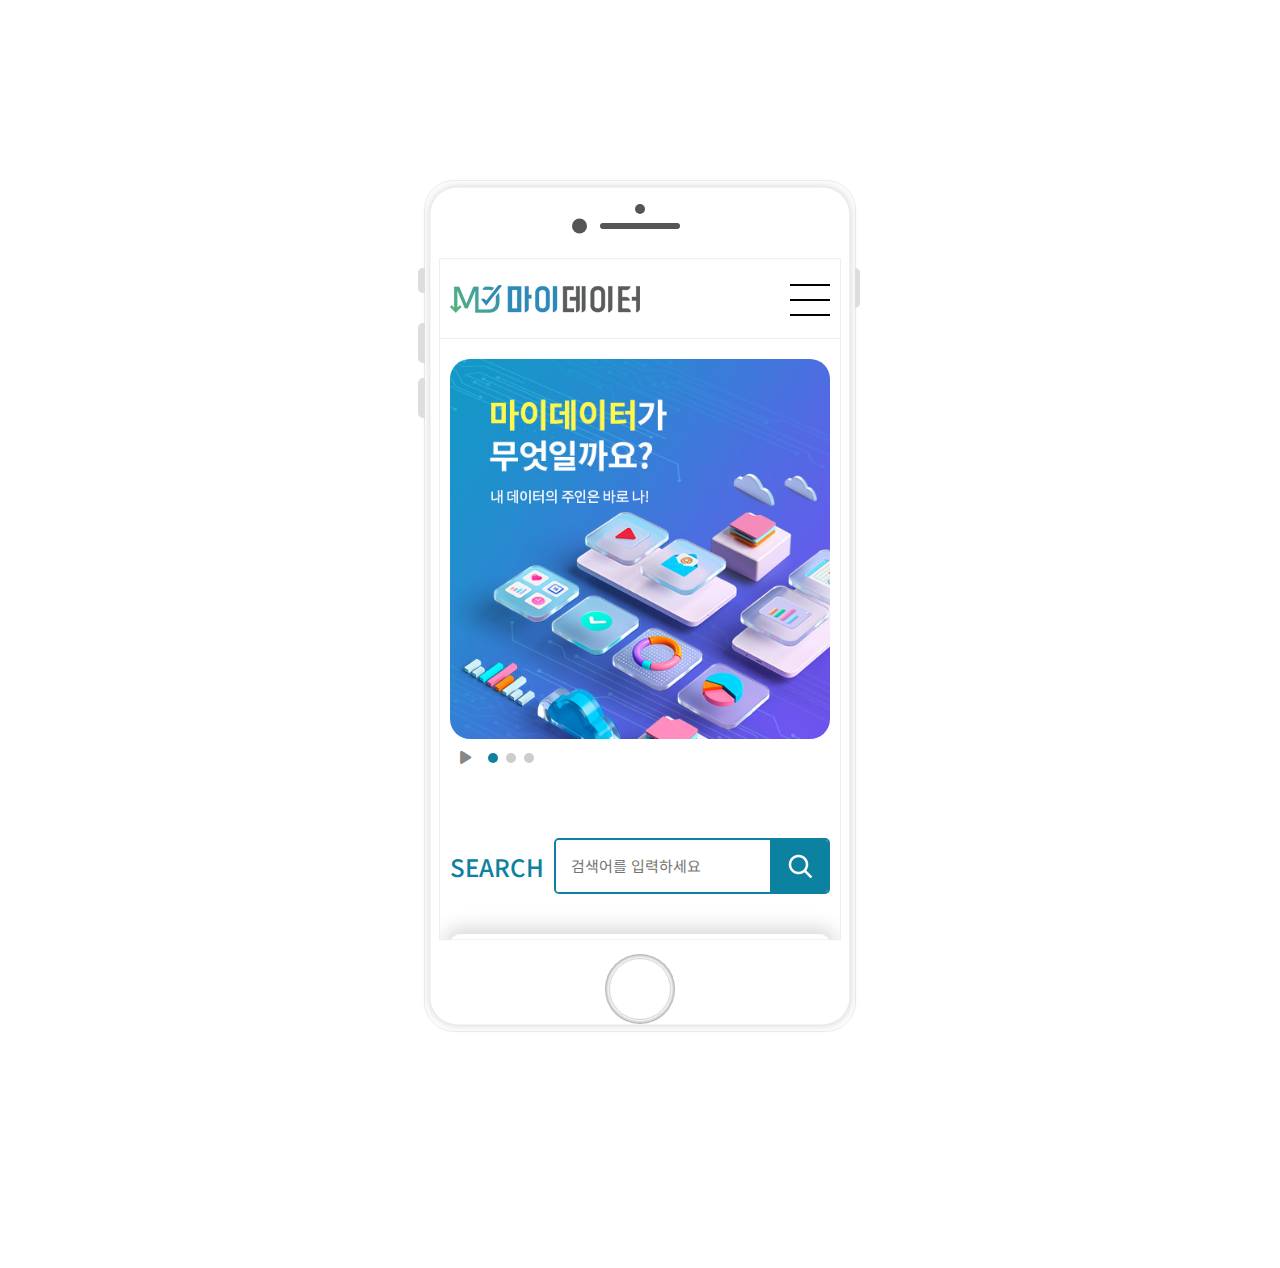
<file: portfolio/mydata-mockup.html>
<!DOCTYPE html>
<html lang="ko">
<head>
    <meta charset="UTF-8">
    <meta name="viewport" content="width=device-width, initial-scale=1.0">
    <link rel="stylesheet" href="../css/mockup.css">
    <title>iphone-mockup</title>
</head>
<body>
    <!-- Mockup Start  -->
    <div class="mockup">
        <div class="mobile-mockup">
            <div class="home-btn">
                <span></span>
            </div>
            <div class="camera">
                <span></span>
                <span></span>
                <span></span>
            </div>
            <div class="volume">
                <span></span>
                <span></span>
                <span></span>
            </div>
            <div class="power">
                <span></span>
            </div>
            <!-- Content Here  -->
            <div class="iframe-url">
                <iframe src="./mydata_clone.html" frameborder="0"></iframe>
            </div>
            <!-- Content Here  -->
        </div>
    </div>

    <!-- Mockup End  -->
</body>
</html>
</file>
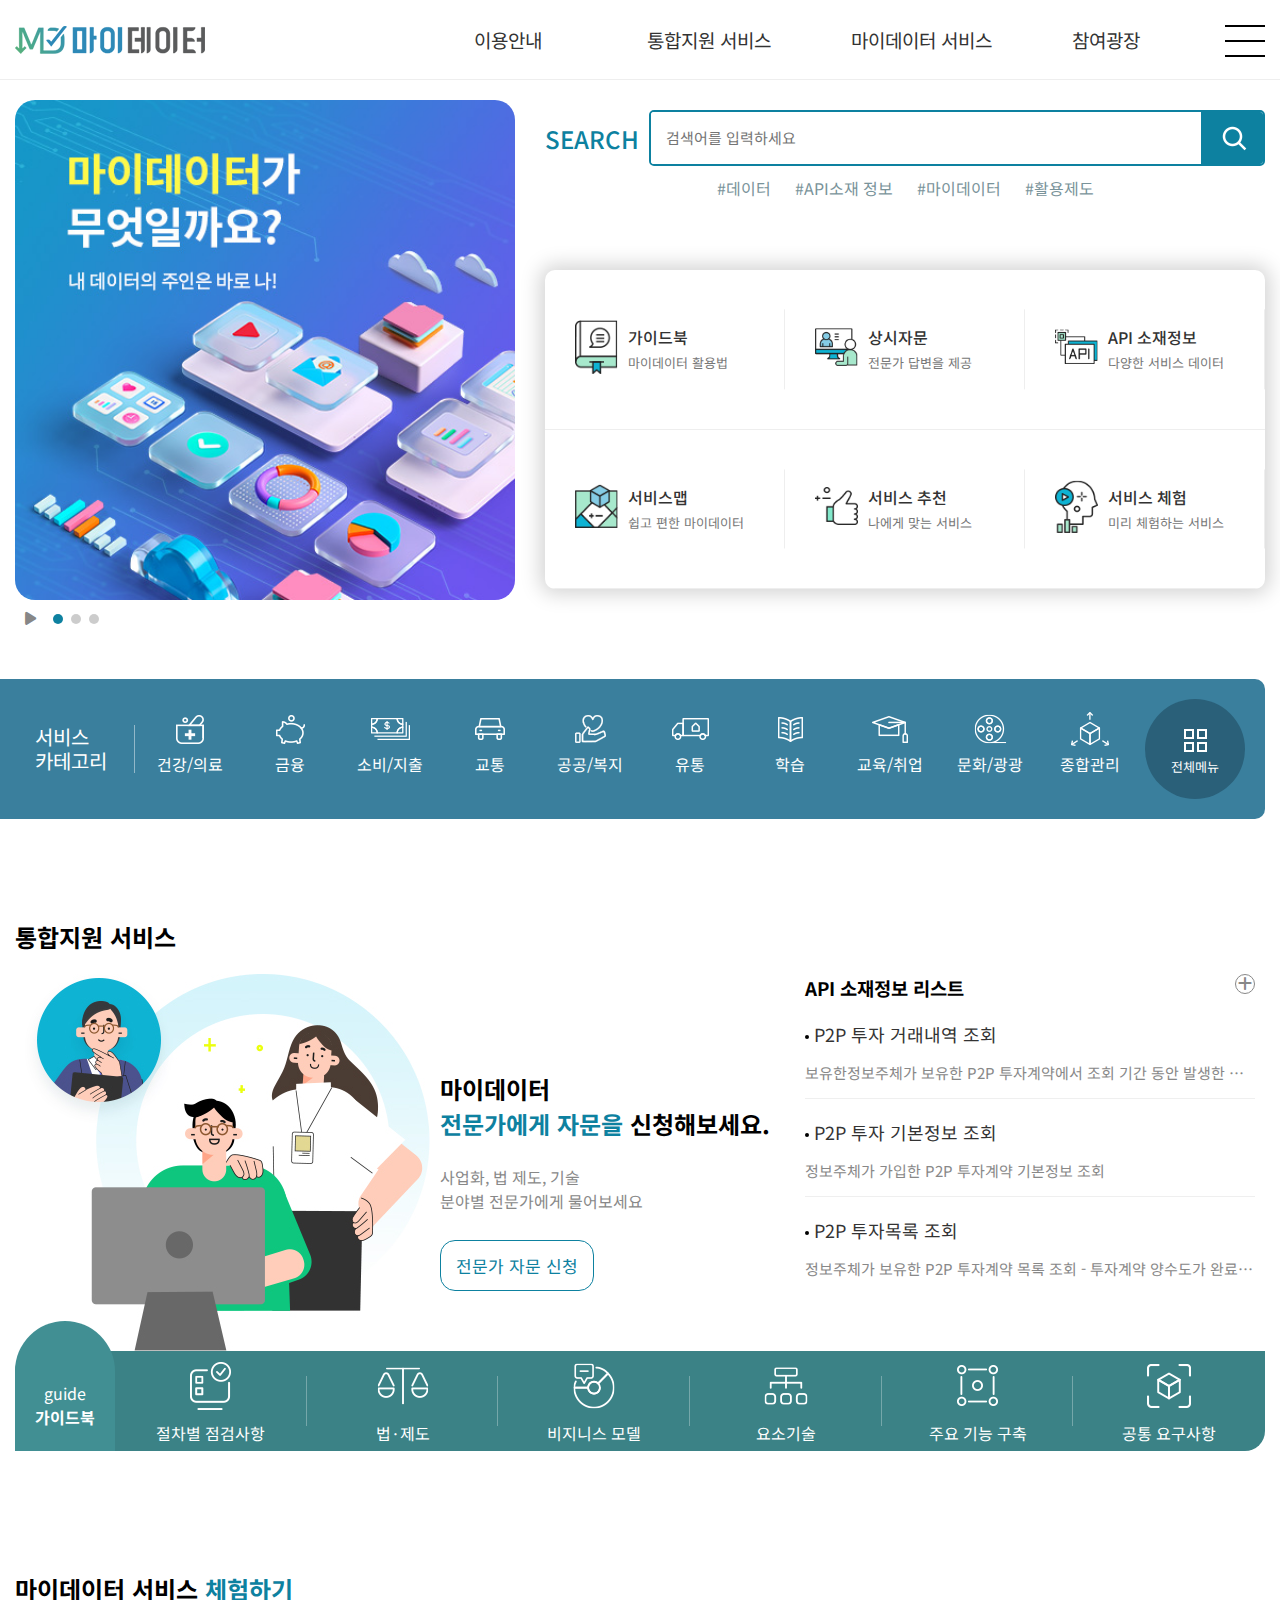
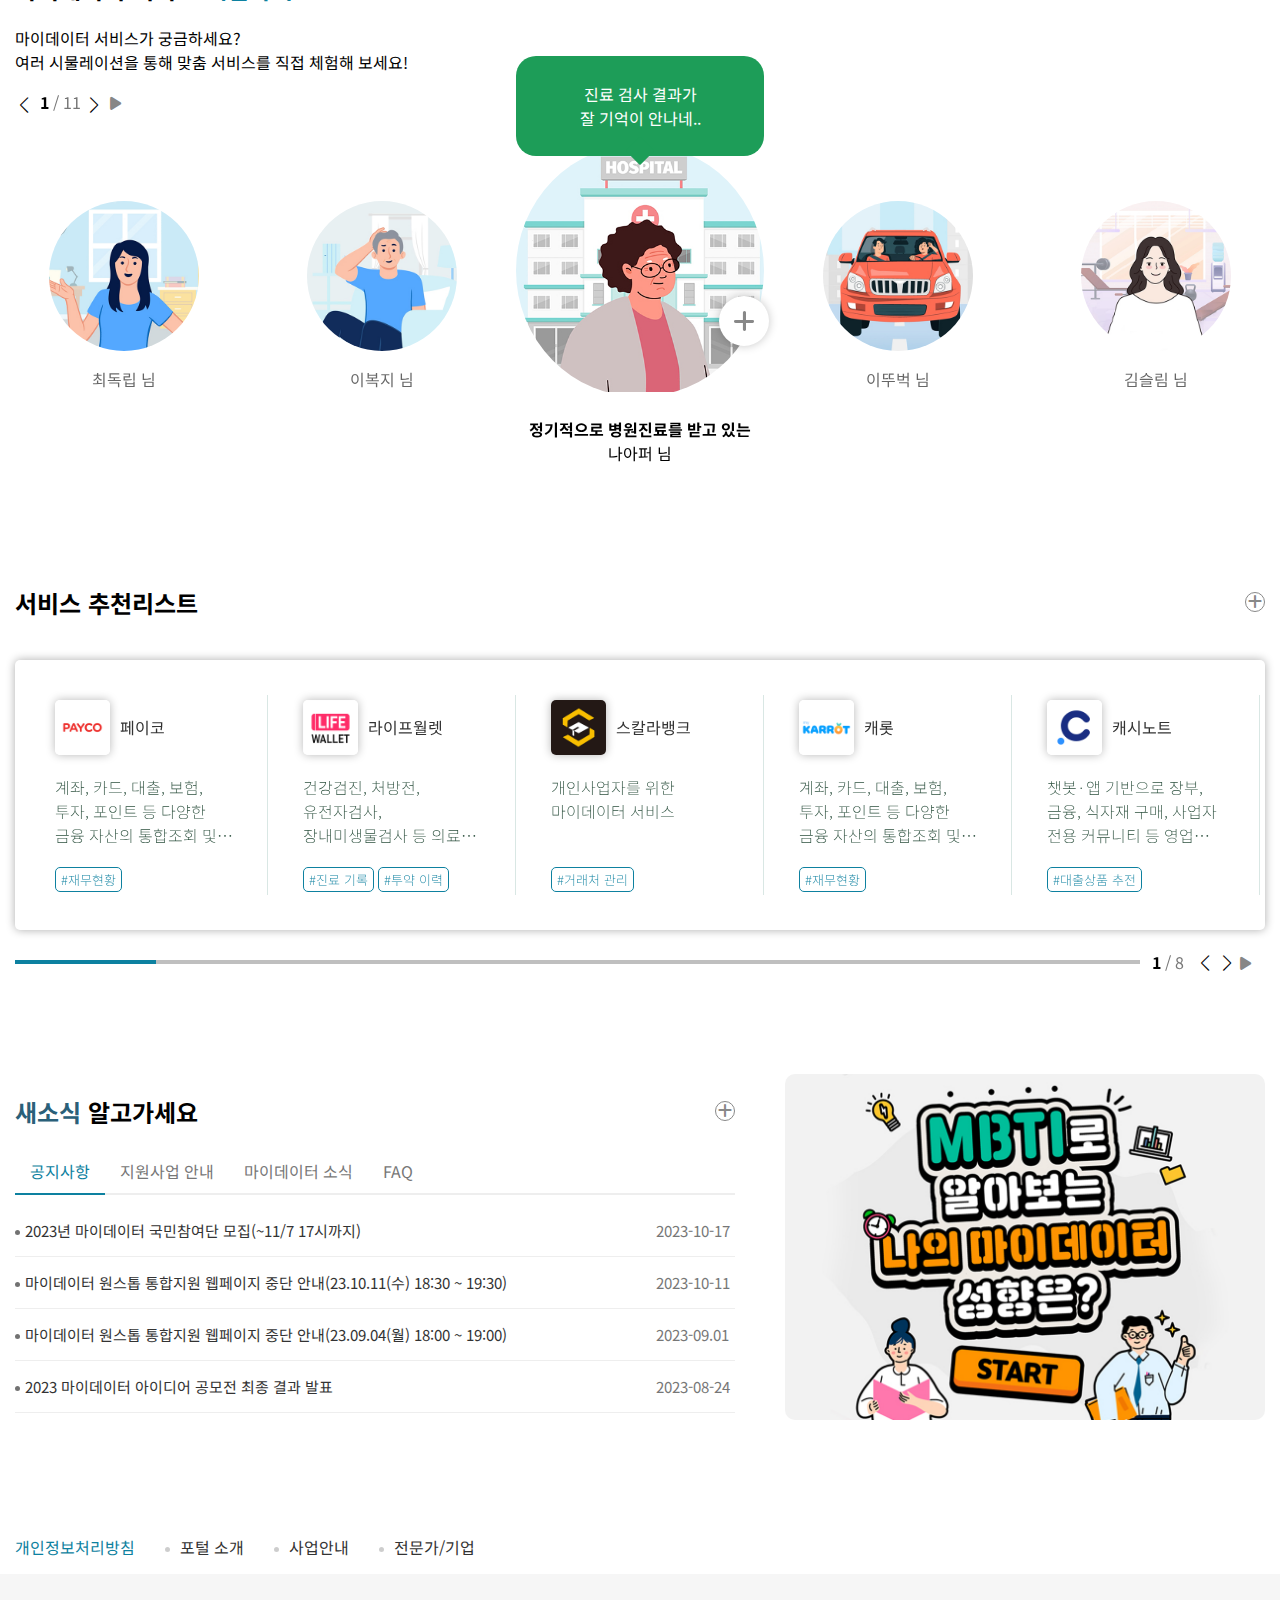
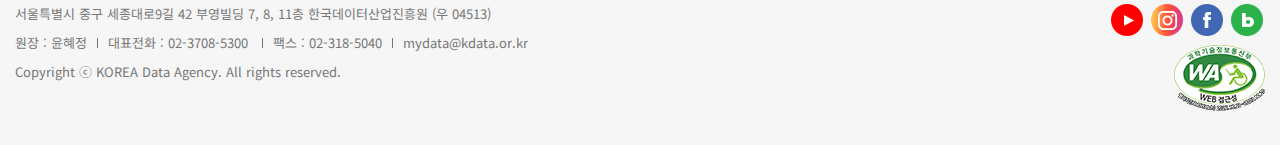
<file: portfolio/mydata_clone.html>
<!DOCTYPE html>
<html lang="ko">
    <head>
        <meta charset="UTF-8">
        <meta name="viewport" content="width=device-width, initial-scale=1.0">
        <!-- font-awesome CDN -->
        <link rel="stylesheet" href="https://cdnjs.cloudflare.com/ajax/libs/font-awesome/6.4.2/css/all.min.css">
        <!-- jquery CDN  -->
        <script src="https://code.jquery.com/jquery-3.7.1.min.js"></script>
        <!-- swiper CDN  -->
        <script src="https://cdn.jsdelivr.net/npm/swiper@11/swiper-bundle.min.js"></script>
        <script src='../js/sub/mydata-custom.js'></script>
        <!-- custom css  -->
        <link rel="stylesheet" href="../css/mydata.css">
        <title>마이데이터 원스톱 통합지원 서비스</title>
    </head>
    <body>
        <div class="container">
            <div class="m-menu">
                <div class="inner">
                        <h2>MENU</h2>
                        <div class="close-btn"><i class="fa-solid fa-xmark"></i>
                        </div>
                    <ul class='menu-list'>
                        <li>
                            <h3>이용안내</h3>
                            <ul class="depth1">
                                <li><a href="#none">서비스 소개</a></li>
                                <li><a href="#none">마이데이터 소개</a></li>
                                <li>
                                    <a href="#none">사업안내</a>
                                    <ul class="depth2">
                                        <li><a href="#none">사업소개</a></li>
                                        <li><a href="#none">종합기반 조성</a></li>
                                        <li><a href="#none">사업화 지원</a></li>
                                        <li><a href="#none">인식 제고</a></li>
                                    </ul>
                                </li>
                                <li><a href="#none">공지사항</a></li>
                                <li><a href="#none">FAQ</a></li>
                            </ul>
                        </li>
                        <li>
                            <h3>통합지원 서비스</h3>
                            <ul class="depth1">
                                <li>
                                    <a href="#none">마이데이터 가이드북</a>
                                    <ul class="depth2">
                                        <li><a href="#none">법·제도</a></li>
                                        <li><a href="#none">비즈니스 모델</a></li>
                                        <li><a href="#none">요소 기술</a></li>
                                        <li><a href="#none">주요 기능 구축</a></li>
                                        <li><a href="#none">공통 요구사항</a></li>
                                    </ul>
                                </li>
                                <li><a href="#none">전문가 상시자문</a></li>
                                <li><a href="#none">API 소재정보</a></li>
                                <li><a href="#none">지원사업 안내</a></li>
                            </ul>
                        </li>
                        <li>
                            <h3>마이데이터 서비스</h3>
                            <ul class="depth1">
                                <li><a href="#none">서비스 맵</a></li>
                                <li><a href="#none">서비스 추천</a></li>
                                <li><a href="#none">서비스 체험</a></li>
                                <li><a href="#none">서비스 체험후기</a></li>
                            </ul>
                        </li>
                        <li>
                            <h3>참여광장</h3>
                            <ul class="depth1">
                                <li><a href="#none">마이데이터 MBTI</a></li>
                                <li><a href="#none">마이데이터 소식</a></li>
                                <li><a href="#none">설문참여</a></li>
                            </ul>
                        </li>
                    </ul>
                </div>
            </div>
            <div class="top-btn">
                <a href='#header'>
                    <i class="fa-solid fa-angle-up"></i>
                    <span>TOP</span>
                </a>
            </div>
        <header id='header'>
            <div class="inner">
                <div class="header-wrap">
                    <h1 class="logo">
                        <a href="#">
                            <img src="../imgs/sub/mydata/logo.png" alt="로고">
                        </a>
                    </h1>
                    <ul class="gnb">
                        <li>
                            <a href="#none">이용안내</a>
                            <ul class="sub">
                                <li><a href="#none">서비스 소개</a></li>
                                <li><a href="#none">마이데이터 소개</a></li>
                                <li>
                                    <a href="#none">사업안내</a>
                                </li>
                                <li><a href="#none">공지사항</a></li>
                                <li><a href="#none">FAQ</a></li>
                            </ul>
                        </li>
                        <li>
                            <a href="#none">통합지원 서비스</a>
                            <ul class="sub">
                                <li><a href="#none">마이데이터 가이드북</a></li>
                                <li><a href="#none">전문가 상시자문</a></li>
                                <li><a href="#none">API 소재정보</a></li>
                                <li><a href="#none">지원사업 안내</a></li>
                            </ul>
                        </li>
                        <li>
                            <a href="#none">마이데이터 서비스</a>
                            <ul class="sub">
                                <li><a href="#none">서비스 맵</a></li>
                                <li><a href="#none">서비스 추천</a></li>
                                <li><a href="#none">서비스 체험</a></li>
                                <li><a href="#none">서비스 체험후기</a></li>
                            </ul>
                        </li>
                        <li>
                            <a href="#none">참여광장</a>
                            <ul class="sub">
                                <li><a href="#none">마이데이터 MBTI</a></li>
                                <li><a href="#none">마이데이터 소식</a></li>
                                <li><a href="#none">설문참여</a></li>
                            </ul>
                        </li>
                    </ul>
                    <div class="trigger">
                        <span></span>
                        <span></span>
                        <span></span>
                    </div>
                </div>
            </div>
            <div class="gnb-bg"></div>
            <div class="bg-overlay"></div>
        </header>
        <main>
            <div class="inner">
                <div class="main-info">
                    <div class="main-slider">
                        <div class="main-swiper swiper">
                            <div class="swiper-wrapper">
                                <div class="main-slide swiper-slide">
                                    <a href="#none">
                                        <img src="../imgs/sub/mydata/main-slide1.jpg" alt="마이데이터가 무엇일까요?">
                                    </a>
                                </div>
                                <div class="main-slide swiper-slide">
                                    <a href="#none">
                                        <img src="../imgs/sub/mydata/main-slide2.jpg" alt="마이데이터 서비스 소개">
                                    </a>
                                </div>
                                <div class="main-slide swiper-slide">
                                    <a href="#none">
                                        <img src="../imgs/sub/mydata/main-slide3.jpeg" alt="마이데이터 전문가 상시자문">
                                    </a>
                                </div>
                            </div>
                        </div>
                        <div class="swiper-control">
                            <div class="swiper-play-btn main-swiper-play-btn">
                                <i class="fa-solid fa-play"></i>
                            </div>
                            <div class="main-pagination swiper-pagination"></div>
                        </div>
                    </div>
                    <div class="main-guide">
                        <div class="main-search">
                            <div class='search-inner'><span>SEARCH</span>
                                <div class='search-wrap'>
                                    <input type="text" placeholder='검색어를 입력하세요'>
                                    <button class='search-btn'></button>
                                </div>
                            </div>
                            <div class="hashtag">
                                <a href="#none">#데이터</a>
                                <a href="#none">#API소재 정보</a>
                                <a href="#none">#마이데이터</a>
                                <a href="#none">#활용제도</a>
                            </div>
                        </div>
                        <div class="main-items">
                            <a class='item' href="#none">
                                <div class="item-img"><img src="../imgs/sub/mydata/quick01.png" alt="가이드북"></div>
                                <div class="item-txt">
                                    <span class='title'>가이드북</span>
                                    <span class='txt'>마이데이터 활용법</span>
                                </div>
                            </a>
                            <a class='item' href="#none">
                                <div class="item-img"><img src="../imgs/sub/mydata/quick02.png" alt="상시자문"></div>
                                <div class="item-txt">
                                    <span class='title'>상시자문</span>
                                    <span class='txt'>전문가 답변을 제공</span>
                                </div>
                            </a>
                            <a class='item' href="#none">
                                <div class="item-img"><img src="../imgs/sub/mydata/quick03.png" alt="API 소재정보"></div>
                                <div class="item-txt">
                                    <span class='title'>API 소재정보</span>
                                    <span class='txt'>다양한 서비스 데이터</span>
                                </div>
                            </a>
                            <a class='item' href="#none">
                                <div class="item-img"><img src="../imgs/sub/mydata/quick04.png" alt="서비스맵"></div>
                                <div class="item-txt">
                                    <span class='title'>서비스맵</span>
                                    <span class='txt'>쉽고 편한 마이데이터</span>
                                </div>
                            </a>
                            <a class='item' href="#none">
                                <div class="item-img"><img src="../imgs/sub/mydata/quick05.png" alt="서비스 추천"></div>
                                <div class="item-txt">
                                    <span class='title'>서비스 추천</span>
                                    <span class='txt'>나에게 맞는 서비스</span>
                                </div>
                            </a>
                            <a class='item' href="#none">
                                <div class="item-img"><img src="../imgs/sub/mydata/quick06.png" alt="서비스 체험"></div>
                                <div class="item-txt">
                                    <span class='title'>서비스 체험</span>
                                    <span class='txt'>미리 체험하는 서비스</span>
                                </div>
                            </a>
                            
                        </div>
                    </div>
                </div>
                <div class="main-category">
                    <div class="category-wrap">
                        <p class="title">
                            서비스 카테고리
                        </p>
                        <ul class="icon-list">
                            <li><a href="#none">건강/의료</a></li>
                            <li><a href="#none">금융</a></li>
                            <li><a href="#none">소비/지출</a></li>
                            <li><a href="#none">교통</a></li>
                            <li><a href="#none">공공/복지</a></li>
                            <li><a href="#none">유통</a></li>
                            <li><a href="#none">학습</a></li>
                            <li><a href="#none">교육/취업</a></li>
                            <li><a href="#none">문화/광광</a></li>
                            <li><a href="#none">종합관리</a></li>
                        </ul>
                        <a class="all-menu" href="#none">전체메뉴</a>
                    </div>
                </div>
            </div>
        </main>
        <section class="totalcare">
            <div class="inner">
                <div class="totalcare-wrap">
                    <h2>통합지원 서비스</h2>
                    <div class="totalcare-content">
                        <div class="consult">
                            <div class="consult-img"><img src="../imgs/sub/mydata/contact_img.jpg" alt="자문 신청하는 모습"></div>
                            <div class="consult-apply">
                                <p>
                                    마이데이터<br>
                                    <span>전문가에게 자문을</span> 신청해보세요.
                                </p>
                                <span class='sub-txt'>
                                    사업화, 법 제도, 기술 <br>
                                    분야별 전문가에게 물어보세요
                                </span>
                                <a class='applying' href="#none">전문가 자문 신청</a>
                            </div>
                        </div>
                        <div class="api-list">
                            <div class="txt-row">
                                <h3>API 소재정보 리스트</h3>
                                <a class="more" href="#none"><i class="fa-solid fa-plus"></i></a>
                            </div>
                            <ul class="list-items">
                                <li>
                                    <a href="#none">P2P 투자 거래내역 조회</a>
                                    <p class='sub-txt'>
                                        보유한정보주체가 보유한 P2P 투자계약에서 조회 기간 동안 발생한 거래내역(대출상환내역) 조회
                                        (Pagination, 상환일시 기준 내림차순)
                                        - 신용정보법 시행령 제28조의3제4항에 의거, 최근 5년 이내 정보 제공 </p>
                                </li>
                                <li>
                                    <a href="#none">P2P 투자 기본정보 조회</a>
                                    <p class='sub-txt'>
                                        정보주체가 가입한 P2P 투자계약 기본정보 조회
                                    </p>
                                </li>
                                <li>
                                    <a href="#none">P2P 투자목록 조회</a>
                                    <p class='sub-txt'>
                                        정보주체가 보유한 P2P 투자계약 목록 조회
                                        - 투자계약 양수도가 완료된 계약의 경우 해당 채권을 양수한 고객 기준으로 투자정보를 조회할 수 있도록 제공
                                        - Pagination, 상품유형(코드) 기준 오름차순
                                    </p>
                                </li>
                            </ul>
                        </div>
                    </div>
                    <div class="totalcare-guide">
                        <p class="title">
                            guide
                            <b>가이드북</b>
                        </p>
                        <ul class="guide-list">
                            <li><a href="#none">절차별 점검사항</a></li>
                            <li><a href="#none">법·제도</a></li>
                            <li><a href="#none">비지니스 모델</a></li>
                            <li><a href="#none">요소기술</a></li>
                            <li><a href="#none">주요 기능 구축</a></li>
                            <li><a href="#none">공통 요구사항</a></li>
                        </ul>
                    </div>
                </div>
            </div>
        </section>
        <section class="simulation">
            <div class="title">
                <div class="inner">
                    <h2>마이데이터 서비스 <span>체험하기</span></h2>
                    <p>
                        마이데이터 서비스가 궁금하세요?<br>
                        여러 시물레이션을 통해 맞춤 서비스를 직접 체험해 보세요!
                    </p>
                </div>
            </div>
            <div class="simulation-swiper swiper">
                    <div class="inner">
                        <div class="simulation-swiper-control">
                                <div class="simul-btn-prev swiper-button-prev"></div>
                                <div class="simulation-pagination swiper-pagination"></div>
                                <div class="simul-btn-next swiper-button-next"></div>
                                <div class="swiper-play-btn simulation-swiper-play-btn">
                                    <i class="fa-solid fa-play"></i>
                                </div>
                        </div>
                    </div>
                <div class="swiper-wrapper">
                    <div class="simulation-slide swiper-slide">
                        <div class="simulation-content">
                            <div class="content-top">
                                <div class="circle">
                                    <img src="../imgs/sub/mydata/exper01.jpg" alt="정기적으로 병원진료를 받고 있는 나아퍼님">
                                </div>
                                <div class="pop">
                                    <p>
                                        진료 검사 결과가 <br>
                                        잘 기억이 안나네..
                                    </p>
                                </div>
                                <a class="circle-more" href="#none"><i class="fa-solid fa-plus"></i></a>
                            </div>
                            <p class="txt">
                                <b class='title'>정기적으로 병원진료를 받고 있는</b>
                                <span class='name'>나아퍼 님</span>
                            </p>
                        </div>
                    </div>
                    <div class="simulation-slide swiper-slide">
                        <div class="simulation-content">
                            <div class="content-top">
                                <div class="circle">
                                    <img src="../imgs/sub/mydata/exper02.jpg" alt="대중교통과 공유 이동수단을 자주 이용하는 이뚜벅님">
                                </div>
                                <a class="circle-more" href="#none"><i class="fa-solid fa-plus"></i></a>
                                <div class="pop">
                                    <p>
                                        교통비를 <br>
                                        더 절약하고 싶어!
                                    </p>
                                </div>
                            </div>
                            <p class="txt">
                                <b class='title'>대중교통과 공유 이동수단을 자주 이용하는</b>
                                <span class='name'>이뚜벅 님</span>
                            </p>
                        </div>
                    </div>
                    <div class="simulation-slide swiper-slide">
                        <div class="simulation-content">
                            <div class="content-top">
                                <div class="circle">
                                    <img src="../imgs/sub/mydata/exper03.jpg" alt="다이어트에 관심 많은 30대 김슬림님">
                                </div>
                                <a class="circle-more" href="#none"><i class="fa-solid fa-plus"></i></a>
                                <div class="pop">
                                    <p>
                                        항상 실패하는 식단조절 <br>
                                        성공하고 싶어!
                                    </p>
                                </div>
                            </div>
                            <p class="txt">
                                <b class='title'>다이어트에 관심이 많은 30대</b>
                                <span class='name'>김슬림 님</span>
                            </p>
                        </div>
                    </div>
                    <div class="simulation-slide swiper-slide">
                        <div class="simulation-content">
                            <div class="content-top">
                                <div class="circle">
                                    <img src="../imgs/sub/mydata/exper04.jpg" alt="내집마련 대출이 필요한 신혼부부">
                                </div>
                                <a class="circle-more" href="#none"><i class="fa-solid fa-plus"></i></a>
                                <div class="pop">
                                    <p>
                                        신혼부부를 위한 <br>
                                        대출상품 없나?
                                    </p>
                                </div>
                            </div>
                            <p class="txt">
                                <b class='title'>내집마련 대출이 필요한</b>
                                <span class='name'>신혼부부</span>
                            </p>
                        </div>
                    </div>
                    <div class="simulation-slide swiper-slide">
                        <div class="simulation-content">
                            <div class="content-top">
                                <div class="circle">
                                    <img src="../imgs/sub/mydata/exper05.jpg" alt="스마트한 내 차 관리가 필요한 나똑똑님">
                                </div>
                                <a class="circle-more" href="#none"><i class="fa-solid fa-plus"></i></a>
                                <div class="pop">
                                    <p>
                                        차에 모든 것 <br>
                                        편하게 관리하고 싶어!
                                    </p>
                                </div>
                            </div>
                            <p class="txt">
                                <b class='title'>스마트한 내 차 관리가 필요한</b>
                                <span class='name'>나똑똑 님</span>
                            </p>
                        </div>
                    </div>
                    <div class="simulation-slide swiper-slide">
                        <div class="simulation-content">
                            <div class="content-top">
                                <div class="circle">
                                    <img src="../imgs/sub/mydata/exper06.jpg" alt="재테크에 관심 많은 사회초년생 박열심님">
                                </div>
                                <a class="circle-more" href="#none"><i class="fa-solid fa-plus"></i></a>
                                <div class="pop">
                                    <p>
                                        생소한 재태크 <br>
                                        어떻게 시작해야 좋을까?
                                    </p>
                                </div>
                            </div>
                            <p class="txt">
                                <b class='title'>재테크에 관심 많은 사회초년생</b>
                                <span class='name'>박열심 님</span>
                            </p>
                        </div>
                    </div>
                    <div class="simulation-slide swiper-slide">
                        <div class="simulation-content">
                            <div class="content-top">
                                <div class="circle">
                                    <img src="../imgs/sub/mydata/exper07.jpg" alt="똑똑한 지출로 소비 절약하고 싶은 조절약님">
                                </div>
                                <a class="circle-more" href="#none"><i class="fa-solid fa-plus"></i></a>
                                <div class="pop">
                                    <p>
                                        월급 또 다 썼어.. <br>
                                        대체 다 어디에 쓴거지?
                                    </p>
                                </div>
                            </div>
                            <p class="txt">
                                <b class='title'>똑똑한 지출로 소비를 절약하고 싶은</b>
                                <span class='name'>조절약 님</span>
                            </p>
                        </div>
                    </div>
                    <div class="simulation-slide swiper-slide">
                        <div class="simulation-content">
                            <div class="content-top">
                                <div class="circle">
                                    <img src="../imgs/sub/mydata/exper08.jpg" alt="매출관리가 어려운 나사장님">
                                </div>
                                <a class="circle-more" href="#none"><i class="fa-solid fa-plus"></i></a>
                                <div class="pop">
                                    <p>
                                        매출에 대한 세무관리  <br>
                                        누가 도와줬으면...
                                    </p>
                                </div>
                            </div>
                            <p class="txt">
                                <b class='title'>매출관리가 어려운</b>
                                <span class='name'>나사장 님</span>
                            </p>
                        </div>
                    </div>
                    <div class="simulation-slide swiper-slide">
                        <div class="simulation-content">
                            <div class="content-top">
                                <div class="circle">
                                    <img src="../imgs/sub/mydata/exper09.jpg" alt="매출상승을 위한 분석자료가 필요한 유사장님">
                                </div>
                                <a class="circle-more" href="#none"><i class="fa-solid fa-plus"></i></a>
                                <div class="pop">
                                    <p>
                                        매출자료 <br>
                                        쉽게 볼 수 있는 방법 없나?
                                    </p>
                                </div>
                            </div>
                            <p class="txt">
                                <b class='title'>매출상승을 위한 분석자료가 필요한</b>
                                <span class='name'>유사장 님</span>
                            </p>
                        </div>
                    </div>
                    <div class="simulation-slide swiper-slide">
                        <div class="simulation-content">
                            <div class="content-top">
                                <div class="circle">
                                    <img src="../imgs/sub/mydata/exper10.jpg" alt="서울로 독립한 20대 자취러 최독립님">
                                </div>
                                <a class="circle-more" href="#none"><i class="fa-solid fa-plus"></i></a>
                                <div class="pop">
                                    <p>
                                        나의 첫 독립! <br>
                                        무슨 서류가 필요하지?
                                    </p>
                                </div>
                            </div>
                            <p class="txt">
                                <b class='title'>서울로 독립한 20대 자취러</b>
                                <span class='name'>최독립 님</span>
                            </p>
                        </div>
                    </div>
                    <div class="simulation-slide swiper-slide">
                        <div class="simulation-content">
                            <div class="content-top">
                                <div class="circle">
                                    <img src="../imgs/sub/mydata/exper11.jpg" alt="나에게 맞는 복지 혜택을 알고 싶은 이복지 님">
                                </div>
                                <a class="circle-more" href="#none"><i class="fa-solid fa-plus"></i></a>
                                <div class="pop">
                                    <p>
                                        내가 받을 수 있는 <br>
                                        공공복지 혜택이 뭐지?
                                    </p>
                                </div>
                            </div>
                            <p class="txt">
                                <b class='title'>나에게 맞는 복지 혜택을 알고싶은</b>
                                <span class='name'>이복지 님</span>
                            </p>
                        </div>
                    </div>
                </div>
            </div>
        </section>
        <section class="recommendation">
            <div class="inner">
                <div class="txt-row">
                    <h2>서비스 추천리스트</h2>
                    <a class="reco-more" href="#none"><i class="fa-solid fa-plus"></i></a>
                </div>
                <div class="recommend-slide">
                    <div class="recommend-list swiper">
                        <div class="swiper-wrapper">
                            <div class="swiper-slide app-slide1">
                                <div class="app">
                                    <a class='app-top' href="#none">
                                        <span class='app-top-box'></span>
                                        <span class='app-top-tt'>페이코</span>
                                    </a>
                                    <p class='app-info'>
                                        계좌, 카드, 대출, 보험, 투자, 포인트 등 다양한 금융 자산의 통합조회 및 자산관리 서비스
                                    </p>
                                    <div class='app-tag'>
                                        <span class='tag-info'>#재무현황</span>
                                    </div>
                                </div>
                            </div>
                            <div class="swiper-slide app-slide2">
                                <div class="app">
                                    <a class='app-top' href="#none">
                                        <span class='app-top-box'></span>
                                        <span class='app-top-tt'>라이프월렛</span>
                                    </a>
                                    <p class='app-info'>
                                        건강검진, 처방전, 유전자검사, 장내미생물검사 등 의료·건강 데이터 통합관리 및 맞춤 헬스케어 서비스
                                    </p>
                                    <div class='app-tag'>
                                        <span class='tag-info'>#진료 기록</span>
                                        <span class='tag-info'>#투약 이력</span>
                                    </div>
                                </div>
                            </div>
                            <div class="swiper-slide app-slide3">
                                <div class="app">
                                    <a class='app-top' href="#none">
                                        <span class='app-top-box'></span>
                                        <span class='app-top-tt'>스칼라뱅크</span>
                                    </a>
                                    <p class='app-info'>
                                        개인사업자를 위한 마이데이터 서비스
                                    </p>
                                    <div class='app-tag'>
                                        <span class='tag-info'>#거래처 관리</span>
                                    </div>
                                </div>
                            </div>
                            <div class="swiper-slide app-slide4">
                                <div class="app">
                                    <a class='app-top' href="#none">
                                        <span class='app-top-box'></span>
                                        <span class='app-top-tt'>캐롯</span>
                                    </a>
                                    <p class='app-info'>
                                        계좌, 카드, 대출, 보험, 투자, 포인트 등 다양한 금융 자산의 통합조회 및 자산관리 서비스
                                    </p>
                                    <div class='app-tag'>
                                        <span class='tag-info'>#재무현황</span>
                                    </div>
                                </div>
                            </div>
                            <div class="swiper-slide app-slide5">
                                <div class="app">
                                    <a class='app-top' href="#none">
                                        <span class='app-top-box'></span>
                                        <span class='app-top-tt'>캐시노트</span>
                                    </a>
                                    <p class='app-info'>
                                        챗봇·앱 기반으로 장부, 금융, 식자재 구매, 사업자 전용 커뮤니티 등 영업 관리 서비스 제공
                                    </p>
                                    <div class='app-tag'>
                                        <span class='tag-info'>#대출상품 추전</span>
                                    </div>
                                </div>
                            </div>
                            <div class="swiper-slide app-slide6">
                                <div class="app">
                                    <a class='app-top' href="#none">
                                        <span class='app-top-box'></span>
                                        <span class='app-top-tt'>에너지 마이데이터</span>
                                    </a>
                                    <p class='app-info'>
                                        에너지 데이터를 수집하여 분석결과를 사용자에게 제공하여 에너지를 절약할 수 있도록 지원
                                    </p>
                                    <div class='app-tag'>
                                        <span class='tag-info'>#실시간 소비량</span>
                                    </div>
                                </div>
                            </div>
                            <div class="swiper-slide app-slide7">
                                <div class="app">
                                    <a class='app-top' href="#none">
                                        <span class='app-top-box'></span>
                                        <span class='app-top-tt'>클락패스</span>
                                    </a>
                                    <p class='app-info'>
                                        유전자 정보와 건강 정보를 연계한 보험분석 서비스
                                    </p>
                                    <div class='app-tag'>
                                        <span class='tag-info'>#건강검진 관리</span>
                                    </div>
                                </div>
                            </div>
                            <div class="swiper-slide app-slide8">
                                <div class="app">
                                    <a class='app-top' href="#none">
                                        <span class='app-top-box'></span>
                                        <span class='app-top-tt'>퍼스터</span>
                                    </a>
                                    <p class='app-info'>
                                        응급실 진료 기록 및 일상생활 속의 건강기록을 모바일 앱(Private Cloud 기반)
                                    </p>
                                    <div class='app-tag'>
                                        <span class='tag-info'>#혈당/혈압관리</span>
                                    </div>
                                </div>
                            </div>
                        </div>
                    </div>
                    <div class="swiper-control">
                        <div class="recommend-pagination swiper-pagination"></div>
                        <div class="fraction-pagination swiper-pagination"></div>
                        <div class="swiper-btn">
                            <div class="reco-btn-prev swiper-button-prev"></div>
                            <div class="reco-btn-next swiper-button-next"></div>
                            <div class="swiper-play-btn reco-swiper-play-btn">
                                <i class="fa-solid fa-play"></i>
                                <i class="fa-solid fa-pause"></i>
                            </div>
                        </div>
                    </div>
                </div>
            </div>
        </section>
        <section class="notice">
            <div class="inner">
                <div class="notice-wrap">
                    <div class="notice-content">
                        <div class="txt-row">
                            <h2><span>새소식</span> 알고가세요</h2>
                            <a class="notice-btn" href="#none" ><i class="fa-solid fa-plus"></i></a>
                        </div>
                        <div class="notice-tab">
                            <ul class="tab">
                                <li data-tab="tab1" class='active' >공지사항</li>
                                <li data-tab="tab2">지원사업 안내</li>
                                <li data-tab="tab3">마이데이터 소식</li>
                                <li data-tab="tab4">FAQ</li>
                            </ul>
                            <div class="info">
                                <ul class="txt active" id='tab1'>
                                    <li>
                                        <a href="#none"> 
                                            <span class='data'>
                                                2023년 마이데이터 국민참여단 모집(~11/7 17시까지)
                                            </span>
                                            <span class="date">2023-10-17</span>
                                        </a>
                                    </li>
                                    <li>
                                        <a href="#none">
                                            <span class="data">
                                                마이데이터 원스톱 통합지원 웹페이지 중단 안내(23.10.11(수) 18:30 ~ 19:30)
                                            </span>
                                            <span class="date">2023-10-11</span>
                                        </a>
                                    </li>
                                    <li>
                                        <a href="#none"> 
                                            <span class="data">
                                                마이데이터 원스톱 통합지원 웹페이지 중단 안내(23.09.04(월) 18:00 ~ 19:00)
                                            </span>
                                            <span class="date">2023-09.01</span>
                                        </a>
                                    </li>
                                    <li>
                                        <a href="#none"> 
                                            <span class="data">
                                                2023 마이데이터 아이디어 공모전 최종 결과 발표
                                            </span>
                                            <span class="date">2023-08-24</span>
                                        </a>
                                    </li>
                                </ul>
                                <ul class="txt" id='tab2'>
                                    <li>
                                        <a href="#none"> 
                                            <span class="data">
                                                [마감] 2023 마이데이터 비즈니스 교육(건강의료 분야) 지원 안내
                                            </span>
                                            <span class="date">2023-09-25</span>
                                        </a>
                                    </li>
                                    <li>
                                        <a href="#none"> 
                                            <span class="data">
                                                [2차 9.25 접수예정/1차 마감] 2023 마이데이터 비즈니스 교육(생활소비 분야) 지원 안내
                                            </span>
                                            <span class="date">2023-06-12</span>
                                        </a>
                                    </li>
                                    <li>
                                        <a href="#none"> 
                                            <span class="data">
                                                [마감] 2023 마이데이터 컨설팅 지원 안내
                                            </span>
                                            <span class="date">2023-06-12</span>
                                        </a>
                                    </li>
                                    <li>
                                        <a href="#none"> 
                                            <span class="data">
                                                2023년도 마이데이터 생태계 활성화를 위한 종합기반 조성사업 공고문
                                            </span>
                                            <span class="date">2023-02-28</span>
                                        </a>
                                    </li>
                                </ul>
                                <ul class="txt" id='tab3'>
                                    <li>
                                        <a href="#none"> 
                                            <span class="data">
                                                2022 마이데이터 사례집 (컨설팅·공모전·교육)
                                            </span>
                                            <span class="date">2023-09-20</span>
                                        </a>
                                    </li>
                                    <li>
                                        <a href="#none"> 
                                            <span class="data">
                                                2023 마이데이터 비즈니스 교육(생활소비 분야), 열정의 현장 속으로!
                                            </span>
                                            <span class="date">2023-08-31</span>
                                        </a>
                                    </li>
                                    <li>
                                        <a href="#none"> 
                                            <span class="data">
                                                2023 마이데이터 아이디어 공모전 Value-Up 이벤트 당첨자 발표
                                            </span>
                                            <span class="date">2023-08-24</span>
                                        </a>
                                    </li>
                                    <li>
                                        <a href="#none"> 
                                            <span class="data">
                                                [마감] 2023 마이데이터 상시자문 이벤트 진행!
                                            </span>
                                            <span class="date">2023-07-18</span>
                                        </a>
                                    </li>
                                </ul>
                                <ul class="txt" id='tab4'>
                                    <li>
                                        <a href="#none"> 
                                            <span class='data'>마이데이터 원스톱 통합지원 서비스란?</span>
                                        </a>
                                    </li>
                                    <li>
                                        <a href="#none"> 
                                            <span class='data'>마이데이터란?</span>
                                        </a>
                                    </li>
                                </ul>
                            </div>
                        </div>
                    </div>
                    <div class="notice-img">
                        <a href="#none"><img src="../imgs/sub/mydata/main_ban01.jpg" alt="MBTI로 알아보는 나의 마이데이터 성향은?"></a>
                    </div>
                </div>
            </div>
        </section>
        <footer>
            <div class="f-top">
                <ul class="inner">
                    <li><a href="#none">개인정보처리방침</a></li>
                    <li><a href="#none">포털 소개</a></li>
                    <li><a href="#none">사업안내</a></li>
                    <li><a href="#none">전문가/기업</a></li>
                </ul>
            </div>
            <div class="f-btm">
                <div class="inner">
                    <div class="f-wrap">
                        <div class="f-info">
                            <address>
                                서울특별시 중구 세종대로9길 42 부영빌딩 7, 8, 11층 한국데이터산업진흥원 (우 04513)
                            </address>
                            <ul>
                                <li>원장 : 윤혜정</li>
                                <li> 대표전화 : 02-3708-5300 </li>
                                <li>팩스 : 02-318-5040</li>
                                <li> mydata@kdata.or.kr</li>
                            </ul>
                            <p>
                                Copyright ⓒ KOREA Data Agency. All rights reserved.
                            </p>
                        </div>
                        <div class="f-link">
                            <div class="sns">
                                <a href="#none"><img src="../imgs/sub/mydata/sns1.png" alt="유튜브"></a>
                                <a href="#none"><img src="../imgs/sub/mydata/sns2.png" alt="인스타그램"></a>
                                <a href="#none"><img src="../imgs/sub/mydata/sns3.png" alt="페이스북"></a>
                                <a href="#none"><img src="../imgs/sub/mydata/sns4.png" alt="네이버블로그"></a>
                            </div>
                            <div class="mark">
                                <img src="../imgs/sub/mydata/wa_mark.png" alt="웹접근성마크">
                            </div>
                        </div>
                    </div>
                </div>
            </div>
        </footer>
        
    </div>
    
</body>
</html>
</file>
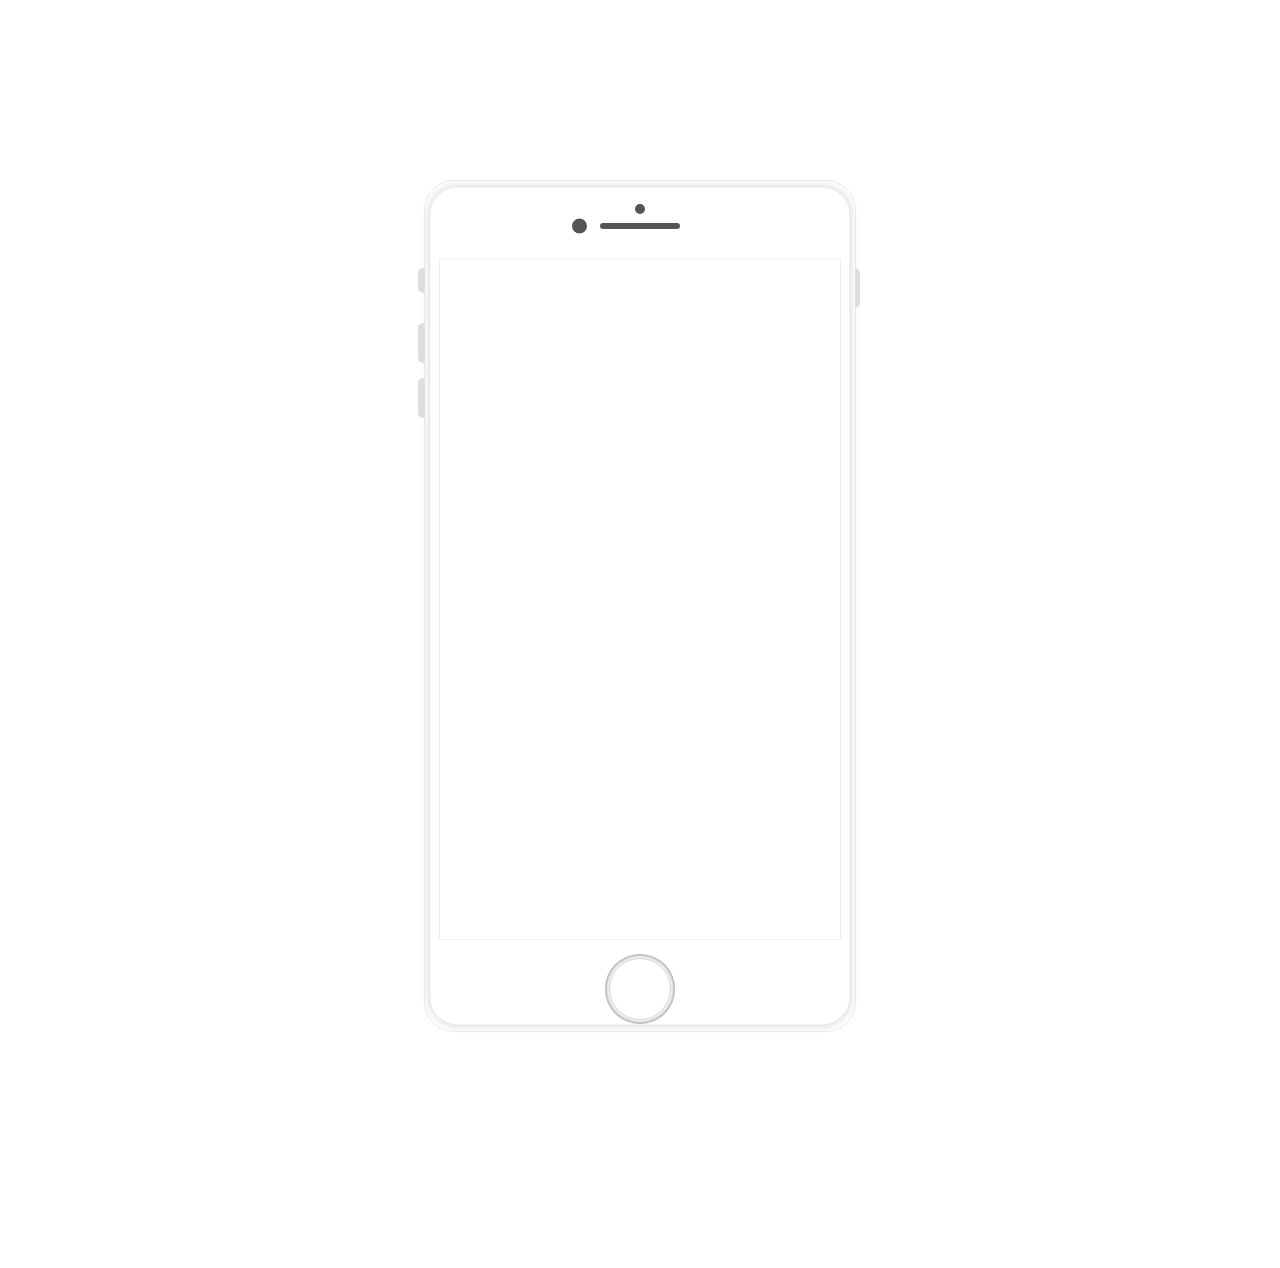
<file: portfolio/portfolio-mockup-03.html>
<!DOCTYPE html>
<html lang="ko">
<head>
    <meta charset="UTF-8">
    <meta name="viewport" content="width=device-width, initial-scale=1.0">
    <link rel="stylesheet" href="../css/mockup.css">
    <title>iphone-mockup</title>
</head>
<body>
    <!-- Mockup Start  -->
    <div class="mockup">
        <div class="mobile-mockup">
            <div class="home-btn">
                <span></span>
            </div>
            <div class="camera">
                <span></span>
                <span></span>
                <span></span>
            </div>
            <div class="volume">
                <span></span>
                <span></span>
                <span></span>
            </div>
            <div class="power">
                <span></span>
            </div>
            <!-- Content Here  -->
            <div class="iframe-url">
                <iframe src="https://www.chuncheon.go.kr/new-welfare/loadmap/" frameborder="0"></iframe>
            </div>
            <!-- Content Here  -->
        </div>
    </div>

    <!-- Mockup End  -->
</body>
</html>
</file>
<file: css/mockup.css>
body {
  height: 100vh;
  margin: 0;
  position: absolute;
  top: 50%;
  left: 50%;
  transform: translate(-50%, -30%);
}

.mockup .mobile-mockup {
  border: 1px solid #eee;
  width: 430px;
  height: 850px;
  position: relative;
  border-radius: 30px;
}

.mockup .mobile-mockup::before {
  content: "";
  position: absolute;
  width: 97.5%;
  height: 98.5%;
  border-radius: 27px;
  top: 50%;
  left: 50%;
  transform: translate(-50%, -50%);
  box-shadow: 0 0 10px rgba(0, 0, 0, 0.1803921569);
}

.mockup .iframe-url {
  position: absolute;
  top: 50%;
  left: 50%;
  transform: translate(-50%, -51%);
  width: 400px;
  height: 680px;
  color: #fff;
  text-align: center;
  line-height: 680px;
  font-size: 2em;
  border: 1px solid #eee;
}

.mockup .iframe-url iframe {
  width: 100%;
  height: 100%;
}

.mockup .camera {
  position: absolute;
  top: 10px;
  left: 50%;
  transform: translateX(-50%);
  width: 400px;
  height: 70px;
}

.mockup .camera span {
  position: absolute;
  background-color: #555;
}

.mockup .camera span:nth-of-type(1) {
  width: 80px;
  height: 6px;
  border-radius: 6px;
  top: 50%;
  left: 50%;
  transform: translate(-50%, -50%);
}

.mockup .camera span:nth-of-type(2) {
  width: 15px;
  height: 15px;
  border-radius: 50%;
  top: 50%;
  left: 33%;
  transform: translateY(-50%);
}

.mockup .camera span:nth-of-type(3) {
  width: 10px;
  height: 10px;
  border-radius: 50%;
  top: 25%;
  left: 50%;
  transform: translate(-50%, -50%);
}

.mockup .home-btn {
  position: absolute;
  bottom: 0;
  left: 50%;
  transform: translateX(-50%);
  width: 400px;
  height: 85px;
}

.mockup .home-btn span {
  position: absolute;
  top: 50%;
  left: 50%;
  transform: translate(-50%, -50%);
  width: 60px;
  height: 60px;
  border-radius: 50%;
  border: 1px solid #ddd;
}

.mockup .home-btn span::before {
  content: "";
  position: absolute;
  width: 70px;
  height: 70px;
  border-radius: 50%;
  top: 50%;
  left: 50%;
  transform: translate(-50%, -50%);
  box-shadow: inset 0 0 5px #606060;
}

.mockup .power {
  position: absolute;
  right: 0;
  top: 87px;
}

.mockup .power span {
  position: absolute;
  width: 5px;
  height: 40px;
  border-radius: 0 5px 5px 0;
}

.mockup .volume {
  position: absolute;
  width: 7px;
  height: 150px;
  top: 87px;
  right: 100%;
}

.mockup .volume span {
  position: absolute;
  width: 7px;
  height: 40px;
  border-radius: 0 5px 5px 0;
  transform: rotateY(180deg);
}

.mockup .volume span:nth-of-type(1) {
  top: 0;
  height: 25px;
}

.mockup .volume span:nth-of-type(2) {
  bottom: 55px;
}

.mockup .volume span:nth-of-type(3) {
  bottom: 0;
}

.mockup .volume span,
.mockup .power span {
  background-color: #ddd;
}
</file>
<file: css/mydata.css>
@import url("https://fonts.googleapis.com/css2?family=Noto+Sans+KR:wght@100;300;400;500;600&display=swap");
/* default settings */
/*Reset CSS*/
* {
  font-family: "Noto Sans KR", sans-serif;
  box-sizing: border-box;
}

a {
  text-decoration: none;
  color: #333;
}

ul, li {
  list-style: none;
  margin: 0;
  padding: 0;
}

body {
  margin: 0;
  padding: 0;
  box-sizing: border-box;
}

/* coommon css */
html {
  scroll-behavior: smooth;
}

.inner {
  width: 100%;
  max-width: 1280px;
  margin: 0 auto;
  padding: 0 15px;
}

.sub-txt {
  color: #888;
}

.top-btn {
  position: fixed;
  right: 5%;
  bottom: 50px;
  width: 70px;
  height: 70px;
  border-radius: 50%;
  background: rgba(0, 0, 0, 0.4352941176);
  opacity: 0;
  transition: 0.5s;
  overflow: hidden;
  z-index: 1000;
}
.top-btn a {
  display: flex;
  flex-direction: column;
  justify-content: center;
  align-items: center;
  width: 100%;
  height: 100%;
  color: #fff;
}
.top-btn a .fa-angle-up {
  display: inline-block;
  text-align: center;
}
.top-btn.active {
  opacity: 1;
}

section {
  margin: 100px 0;
}

/* mixins */
/* header section */
.m-menu {
  position: fixed;
  width: 100%;
  height: 100vh;
  top: 0;
  left: 0;
  background: #fff;
  z-index: 1000;
  visibility: hidden;
  opacity: 0;
  transition: 0.3s;
}
.m-menu.active {
  visibility: visible;
  opacity: 1;
}
.m-menu h2 {
  text-align: center;
  font-size: 30px;
}
.m-menu .inner {
  position: relative;
}
.m-menu .menu-list {
  margin-top: 50px;
}
.m-menu .menu-list li h3 {
  font-size: 20px;
}
.m-menu .menu-list li .depth1 {
  display: flex;
}
.m-menu .menu-list li .depth1 > li {
  margin-right: 5px;
}
.m-menu .menu-list li .depth1 > li > a {
  display: inline-block;
  text-align: center;
  font-size: 18px;
  font-weight: 500;
  width: 250px;
  height: 50px;
  line-height: 50px;
  background: #f6f6f6;
  border-radius: 5px;
}
.m-menu .menu-list li .depth1 > li > a:hover {
  color: #0D81A0;
}
.m-menu .menu-list li .depth1 > li .depth2 li {
  margin: 10px;
}
.m-menu .menu-list li .depth1 > li .depth2 li::before {
  content: "";
  display: inline-block;
  width: 5px;
  height: 5px;
  margin-right: 10px;
  vertical-align: middle;
  background: #000;
  border-radius: 50%;
  background: #aaa;
}
.m-menu .menu-list li .depth1 > li .depth2 li a {
  font-size: 16px;
  font-weight: 400;
}
.m-menu .menu-list li .depth1 > li .depth2 li a:hover {
  color: #0D81A0;
}
.m-menu .close-btn {
  display: flex;
  justify-content: center;
  align-items: center;
  position: absolute;
  top: 0;
  right: 50px;
  width: 100px;
  height: 100px;
  background: #0D81A0;
  cursor: pointer;
}
.m-menu .close-btn .fa-xmark {
  font-size: 50px;
  color: #fff;
}

header {
  position: relative;
  font-family: "Noto Sans KR", sans-serif;
  width: 100%;
  height: 80px;
  border-bottom: 1px solid #eee;
}
header .header-wrap {
  display: flex;
  align-items: center;
  width: 100%;
  height: 80px;
}
header .gnb-bg {
  display: none;
  position: absolute;
  top: 80px;
  left: 0;
  width: 100%;
  height: 280px;
  z-index: 900;
  background: #fff;
  border-top: 1px solid #eee;
}
header .bg-overlay {
  display: none;
  position: fixed;
  top: 80px;
  left: 0;
  width: 100%;
  height: 100vh;
  z-index: 500;
  background: rgba(0, 0, 0, 0.2588235294);
}
header h1.logo {
  margin-right: auto;
}
header ul.gnb {
  display: flex;
  height: 80px;
}
header ul.gnb > li {
  position: relative;
  padding: 0 40px;
}
header ul.gnb > li:hover > a {
  color: #0D81A0;
}
header ul.gnb > li:hover > .sub > li > a {
  color: #444;
}
header ul.gnb > li > .sub > li > a:hover {
  color: #0D81A0;
}
header ul.gnb > li:nth-of-type(1), header ul.gnb > li:nth-of-type(4) {
  margin-right: 25px;
}
header ul.gnb > li > a {
  display: inline-block;
  line-height: 80px;
  font-weight: 18px;
  font-size: 19px;
  position: relative;
}
header ul.gnb > li > a::before {
  content: "";
  position: absolute;
  bottom: 0;
  left: 50%;
  transform: translate(-50%);
  height: 2px;
  width: 0;
  background: #0D81A0;
  transition: 0.2s;
}
header ul.gnb > li > a:hover::before {
  width: 100%;
}
header ul.gnb .sub {
  display: none;
  position: absolute;
  left: 0;
  top: 100%;
  width: 100%;
  margin-top: 20px;
  z-index: 1000;
}
header ul.gnb .sub > li {
  margin: 20px 0;
  text-align: center;
}
header ul.gnb .sub > li > a {
  color: #aaa;
  display: inline-block;
  width: 100%;
}
header .trigger {
  position: relative;
  width: 40px;
  height: 30px;
  margin-left: 20px;
  cursor: pointer;
}
header .trigger:hover span {
  background: #0D81A0;
}
header .trigger span {
  position: absolute;
  top: 0;
  left: 0;
  display: inline-block;
  width: 100%;
  height: 2px;
  background: #000;
}
header .trigger span:nth-of-type(1) {
  top: 0;
}
header .trigger span:nth-of-type(2) {
  top: 50%;
}
header .trigger span:nth-of-type(3) {
  top: 100%;
}

/* main section */
main {
  margin: 20px 0;
}
main .main-info {
  display: flex;
  gap: 30px;
}
main .main-info .main-slider {
  position: relative;
}
main .main-info .main-slider .main-swiper {
  width: 500px;
}
main .main-info .main-slider .main-swiper .main-slide a {
  display: block;
  width: 100%;
  height: 100%;
  border-radius: 20px;
  overflow: hidden;
}
main .main-info .main-slider .main-swiper .main-slide a img {
  display: block;
  width: 100%;
}
main .main-info .main-slider .swiper-control {
  margin-top: 5px;
  padding-left: 10px;
  display: flex;
  align-items: center;
}
main .main-info .main-slider .swiper-control .main-pagination {
  position: static;
  text-align: left;
}
main .main-info .main-slider .swiper-control .main-pagination .swiper-pagination-bullet {
  width: 10px;
  height: 10px;
}
main .main-info .main-slider .swiper-control .main-pagination .swiper-pagination-bullet-active {
  background-color: #0E81A0;
}
main .main-info .main-slider .swiper-control .main-swiper-play-btn {
  display: inline-block;
  font-size: 15px;
  margin-right: 5px;
  width: 20px;
  color: rgba(0, 0, 0, 0.4666666667);
  cursor: pointer;
}
main .main-info .main-guide {
  flex: 2;
}
main .main-info .main-guide .main-search {
  margin-bottom: 70px;
}
main .main-info .main-guide .main-search .search-inner {
  display: flex;
  align-items: center;
  font-size: 24px;
  font-weight: 500;
  color: #0D81A0;
  width: 100%;
  padding: 10px 0;
  box-sizing: border-box;
}
main .main-info .main-guide .main-search .search-inner .search-wrap {
  display: flex;
  border: 2px solid #0D81A0;
  border-radius: 5px;
  overflow: hidden;
  width: 100%;
  margin-left: 10px;
}
main .main-info .main-guide .main-search .search-inner input[type=text] {
  flex: 9;
  padding: 15px;
  outline: none;
  border: none;
}
main .main-info .main-guide .main-search .search-inner input[type=text]::placeholder {
  font-size: 15px;
}
main .main-info .main-guide .main-search .search-inner .search-btn {
  flex: 0.1;
  border: none;
  cursor: pointer;
  background: #0D81A0 url(../imgs/sub/mydata/search_btn.png) no-repeat center center;
  outline: none;
  margin: -4px;
  padding: 30px;
}
main .main-info .main-guide .main-search .hashtag {
  text-align: center;
}
main .main-info .main-guide .main-search .hashtag > a {
  margin: 10px;
  font-size: 16px;
  color: #79939A;
  font-weight: normal;
}
main .main-info .main-guide .main-search .hashtag > a:hover {
  text-decoration: underline;
}
main .main-info .main-guide .main-items {
  display: flex;
  background: #fff;
  box-shadow: 0 0 20px 5px rgba(0, 0, 0, 0.1725490196);
  border-radius: 10px;
  overflow: hidden;
  flex-wrap: wrap;
}
main .main-info .main-guide .main-items .item {
  position: relative;
  display: flex;
  justify-content: center;
  align-items: center;
  flex: 1 200px;
  height: auto;
  gap: 10px;
  padding: 50px 30px;
  border-bottom: 1px solid #eee;
}
main .main-info .main-guide .main-items .item::after {
  position: absolute;
  content: "";
  right: 0;
  top: 50%;
  transform: translateY(-50%);
  width: 1px;
  height: 50%;
  background: #eee;
}
main .main-info .main-guide .main-items .item-img {
  flex: 1;
  transition: 0.3s;
}
main .main-info .main-guide .main-items .item-img img {
  width: 100%;
}
main .main-info .main-guide .main-items .item-txt {
  flex: 3;
}
main .main-info .main-guide .main-items .item-txt .title {
  display: block;
  font-weight: 500;
}
main .main-info .main-guide .main-items .item-txt .txt {
  font-size: 13px;
  color: #777;
}
main .main-info .main-guide .main-items .item:hover {
  background: #F5FCF8;
  color: #3B865D;
}
main .main-info .main-guide .main-items .item:hover .item-img {
  transform: translateY(-5px);
}
main .main-category {
  position: relative;
  margin-top: 50px;
  border-radius: 0 10px 10px 0;
  background: #3A7F9D;
  padding: 20px;
  width: 100%;
  box-sizing: border-box;
}
main .main-category::before {
  content: "";
  position: absolute;
  top: 0;
  left: -100%;
  width: 100%;
  height: 100%;
  background: #3A7F9D;
}
main .main-category .category-wrap {
  display: flex;
  align-items: center;
  justify-content: space-between;
  max-width: 1380px;
}
main .main-category .category-wrap .title {
  flex: 1;
  position: relative;
  color: #fff;
  font-size: 20px;
  line-height: 1.2em;
  word-break: keep-all;
}
main .main-category .category-wrap .title::after {
  position: absolute;
  content: "";
  width: 1px;
  height: 100%;
  top: 0;
  right: 0;
  display: inline-block;
  background: rgba(255, 255, 255, 0.4509803922);
}
main .main-category .category-wrap .icon-list {
  flex: 1;
  display: flex;
  padding: 0 5px;
}
main .main-category .category-wrap .icon-list li {
  border-radius: 10px;
  overflow: hidden;
}
main .main-category .category-wrap .icon-list li:nth-of-type(1) > a::before {
  background: url(../imgs/sub/mydata/cate001.png) no-repeat center center;
}
main .main-category .category-wrap .icon-list li:nth-of-type(2) > a::before {
  background: url(../imgs/sub/mydata/cate002.png) no-repeat center center;
}
main .main-category .category-wrap .icon-list li:nth-of-type(3) > a::before {
  background: url(../imgs/sub/mydata/cate003.png) no-repeat center center;
}
main .main-category .category-wrap .icon-list li:nth-of-type(4) > a::before {
  background: url(../imgs/sub/mydata/cate004.png) no-repeat center center;
}
main .main-category .category-wrap .icon-list li:nth-of-type(5) > a::before {
  background: url(../imgs/sub/mydata/cate005.png) no-repeat center center;
}
main .main-category .category-wrap .icon-list li:nth-of-type(6) > a::before {
  background: url(../imgs/sub/mydata/cate006.png) no-repeat center center;
}
main .main-category .category-wrap .icon-list li:nth-of-type(7) > a::before {
  background: url(../imgs/sub/mydata/cate007.png) no-repeat center center;
}
main .main-category .category-wrap .icon-list li:nth-of-type(8) > a::before {
  background: url(../imgs/sub/mydata/cate008.png) no-repeat center center;
}
main .main-category .category-wrap .icon-list li:nth-of-type(9) > a::before {
  background: url(../imgs/sub/mydata/cate009.png) no-repeat center center;
}
main .main-category .category-wrap .icon-list li:nth-of-type(10) > a::before {
  background: url(../imgs/sub/mydata/cate010.png) no-repeat center center;
}
main .main-category .category-wrap .icon-list li > a {
  position: relative;
  display: inline-block;
  width: 100px;
  height: 100px;
  line-height: 130px;
  text-align: center;
  color: #fff;
}
main .main-category .category-wrap .icon-list li > a::before {
  content: "";
  position: absolute;
  width: 50%;
  height: 50%;
  left: 25%;
  top: 5%;
}
main .main-category .category-wrap .icon-list li > a:hover {
  background: #3F89AC;
}
main .main-category .all-menu {
  flex: 1;
  display: inline-block;
  max-width: 100px;
  max-height: 100px;
  border-radius: 50%;
  text-align: center;
  font-size: 13px;
  padding: 25px;
  color: #fff;
  background: #2A6079;
  white-space: nowrap;
}
main .main-category .all-menu:hover {
  background: #3B865D;
}
main .main-category .all-menu::before {
  content: "";
  display: block;
  background: url(../imgs/sub/mydata/all_icon.png) no-repeat center center;
  width: 23px;
  height: 23px;
  margin: 5px auto;
}

/* totalcare section */
section.totalcare .totalcare-content {
  padding: 0 10px;
  display: flex;
  gap: 10px;
}
section.totalcare .totalcare-content .consult {
  display: flex;
  gap: 10px;
  align-items: center;
  flex: 3;
}
section.totalcare .totalcare-content .consult-img img {
  display: block;
}
section.totalcare .totalcare-content .consult-apply p {
  font-size: 24px;
  font-weight: bold;
}
section.totalcare .totalcare-content .consult-apply p span {
  color: #0D81A0;
}
section.totalcare .totalcare-content .consult-apply .sub-txt {
  display: block;
  margin-bottom: 40px;
}
section.totalcare .totalcare-content .consult-apply .applying {
  color: #0D81A0;
  font-size: 17px;
  border: 1px solid #0D81A0;
  padding: 12px 15px;
  border-radius: 15px;
  box-sizing: border-box;
}
section.totalcare .totalcare-content .consult-apply .applying:hover {
  background: #0D81A0;
  border: 1px solid transparent;
  color: #fff;
}
section.totalcare .totalcare-content .api-list {
  flex: 1;
}
section.totalcare .totalcare-content .api-list .txt-row {
  display: flex;
  justify-content: space-between;
  margin-bottom: 20px;
}
section.totalcare .totalcare-content .api-list .txt-row h3 {
  margin: 0;
}
section.totalcare .totalcare-content .api-list .txt-row .more {
  width: 20px;
  height: 20px;
  text-align: center;
  line-height: 17px;
  border: 1px solid #888;
  border-radius: 50%;
}
section.totalcare .totalcare-content .api-list .txt-row .more .fa-solid {
  color: #888;
}
section.totalcare .totalcare-content .api-list .txt-row .more:hover {
  background: #3B865D;
  border: 1px solid #3B865D;
}
section.totalcare .totalcare-content .api-list .txt-row .more:hover .fa-solid {
  color: #fff;
}
section.totalcare .totalcare-content .api-list .list-items li {
  border-bottom: 1px solid rgba(136, 136, 136, 0.1333333333);
  margin: 20px 0;
}
section.totalcare .totalcare-content .api-list .list-items li:nth-of-type(3) {
  border: none;
}
section.totalcare .totalcare-content .api-list .list-items li a {
  font-size: 18px;
}
section.totalcare .totalcare-content .api-list .list-items li a:hover {
  text-decoration: underline;
}
section.totalcare .totalcare-content .api-list .list-items li a::before {
  content: "";
  width: 4px;
  height: 4px;
  border-radius: 50%;
  background: #000;
  display: inline-block;
  margin-right: 5px;
  vertical-align: middle;
}
section.totalcare .totalcare-content .api-list .list-items li > .sub-txt {
  width: 450px;
  font-size: 15px;
  overflow: hidden;
  white-space: nowrap;
  text-overflow: ellipsis;
}
section.totalcare .totalcare-guide {
  position: relative;
  display: flex;
  background: #3B8286;
  border-radius: 20px 0 20px 20px;
  width: 100%;
  height: 100px;
}
section.totalcare .totalcare-guide .title {
  transform: translateY(-30px);
  background: #3B8286;
  margin: 0;
  padding-top: 60px;
  border-radius: 60px 60px 0 0;
  text-align: center;
  color: #fff;
  width: 100px;
  height: 130px;
  background: #418F93;
}
section.totalcare .totalcare-guide .title b {
  display: block;
}
section.totalcare .totalcare-guide .guide-list {
  flex: 9;
  width: 100%;
  display: flex;
}
section.totalcare .totalcare-guide .guide-list li {
  flex: 1;
  text-align: center;
  position: relative;
}
section.totalcare .totalcare-guide .guide-list li::after {
  content: "";
  position: absolute;
  right: 0;
  top: 25%;
  width: 1px;
  height: 50%;
  background: rgba(255, 255, 255, 0.2980392157);
}
section.totalcare .totalcare-guide .guide-list li:last-child::after {
  display: none;
}
section.totalcare .totalcare-guide .guide-list li:nth-of-type(1) a::before {
  background: url(../imgs/sub/mydata/gd01.png) no-repeat center center;
}
section.totalcare .totalcare-guide .guide-list li:nth-of-type(2) a::before {
  background: url(../imgs/sub/mydata/gd02.png) no-repeat center center;
}
section.totalcare .totalcare-guide .guide-list li:nth-of-type(3) a::before {
  background: url(../imgs/sub/mydata/gd03.png) no-repeat center center;
}
section.totalcare .totalcare-guide .guide-list li:nth-of-type(4) a::before {
  background: url(../imgs/sub/mydata/gd04.png) no-repeat center center;
}
section.totalcare .totalcare-guide .guide-list li:nth-of-type(5) a::before {
  background: url(../imgs/sub/mydata/gd05.png) no-repeat center center;
}
section.totalcare .totalcare-guide .guide-list li:nth-of-type(6) a::before {
  background: url(../imgs/sub/mydata/gd06.png) no-repeat center center;
}
section.totalcare .totalcare-guide .guide-list li a {
  display: block;
  height: 100%;
  color: #fff;
  transition: 0.3s;
}
section.totalcare .totalcare-guide .guide-list li a:hover {
  color: #C4E161;
}
section.totalcare .totalcare-guide .guide-list li a::before {
  display: block;
  content: "";
  width: 100%;
  height: 50%;
  margin: 10px 0;
}

/*simulation section */
section.simulation {
  overflow: hidden;
}
section.simulation .title h2 span {
  color: #0D81A0;
}
section.simulation .simulation-swiper {
  overflow: visible;
}
section.simulation .simulation-swiper .simulation-swiper-control {
  display: flex;
  justify-content: space-between;
  align-items: center;
  width: 120px;
  margin-bottom: 30px;
}
section.simulation .simulation-swiper .simulation-swiper-control .swiper-button-next.simul-btn-next,
section.simulation .simulation-swiper .simulation-swiper-control .swiper-button-prev.simul-btn-prev {
  width: 20px;
  height: 20px;
  position: static;
  display: inline-block;
}
section.simulation .simulation-swiper .simulation-swiper-control .simulation-pagination {
  position: static;
}
section.simulation .simulation-swiper .simulation-swiper-control .simulation-swiper-play-btn {
  display: inline-block;
  font-size: 15px;
  margin-right: 5px;
  width: 20px;
  color: rgba(0, 0, 0, 0.4666666667);
  cursor: pointer;
  width: 20px;
  height: 20px;
}
section.simulation .simulation-swiper .swiper-wrapper {
  width: 100%;
  align-items: center;
}
section.simulation .simulation-swiper .swiper-wrapper .swiper-slide .simulation-content {
  display: flex;
  align-items: center;
  flex-direction: column;
}
section.simulation .simulation-swiper .swiper-wrapper .swiper-slide .simulation-content .content-top {
  position: relative;
}
section.simulation .simulation-swiper .swiper-wrapper .swiper-slide .simulation-content .content-top .circle {
  position: relative;
  max-width: 150px;
  max-height: 150px;
  border-radius: 50%;
  overflow: hidden;
}
section.simulation .simulation-swiper .swiper-wrapper .swiper-slide .simulation-content .content-top .circle img {
  width: 100%;
}
section.simulation .simulation-swiper .swiper-wrapper .swiper-slide .simulation-content .content-top .pop {
  opacity: 0;
  transition: 0.3s;
  position: absolute;
  top: -15%;
  left: 50%;
  width: 50%;
  padding: 10px;
  text-align: center;
  transform: translate(-50%, -50%);
  background: #1D9D58;
  border-radius: 20px;
  color: #fff;
}
section.simulation .simulation-swiper .swiper-wrapper .swiper-slide .simulation-content .content-top .pop::after {
  position: absolute;
  content: "";
  width: 20px;
  height: 20px;
  left: 50%;
  bottom: -10%;
  transform: translateX(-50%) rotate(45deg);
  background: #1D9D58;
  border-radius: 1px;
}
section.simulation .simulation-swiper .swiper-wrapper .swiper-slide .simulation-content .content-top .circle-more {
  opacity: 0;
  width: 20px;
  height: 20px;
  text-align: center;
  line-height: 17px;
  border: 1px solid #888;
  border-radius: 50%;
  font-size: 25px;
  line-height: 45px;
  position: absolute;
  right: -2%;
  top: 60%;
  width: 50px;
  height: 50px;
  background: #fff;
  border: 1px solid transparent;
  box-shadow: 0 0 10px rgba(0, 0, 0, 0.2235294118);
  transition: 0.5s;
}
section.simulation .simulation-swiper .swiper-wrapper .swiper-slide .simulation-content .content-top .circle-more .fa-solid {
  color: #888;
}
section.simulation .simulation-swiper .swiper-wrapper .swiper-slide .simulation-content .content-top .circle-more:hover {
  background: #3B865D;
  border: 1px solid #3B865D;
}
section.simulation .simulation-swiper .swiper-wrapper .swiper-slide .simulation-content .content-top .circle-more:hover .fa-solid {
  color: #fff;
}
section.simulation .simulation-swiper .swiper-wrapper .swiper-slide .simulation-content .txt {
  width: 100%;
  text-align: center;
}
section.simulation .simulation-swiper .swiper-wrapper .swiper-slide .simulation-content .txt .title {
  display: none;
}
section.simulation .simulation-swiper .swiper-wrapper .swiper-slide .simulation-content .txt .name {
  opacity: 0.6;
}
section.simulation .simulation-swiper .swiper-wrapper .swiper-slide-active .simulation-content .content-top {
  position: relative;
  margin-bottom: 20px;
}
section.simulation .simulation-swiper .swiper-wrapper .swiper-slide-active .simulation-content .content-top .circle {
  position: relative;
  max-width: 350px;
  max-height: 350px;
  border-radius: 50%;
  overflow: hidden;
}
section.simulation .simulation-swiper .swiper-wrapper .swiper-slide-active .simulation-content .content-top .circle img {
  width: 100%;
}
section.simulation .simulation-swiper .swiper-wrapper .swiper-slide-active .simulation-content .content-top .pop {
  position: absolute;
  opacity: 1;
  top: -15%;
  left: 50%;
  width: 100%;
  padding: 10px;
  text-align: center;
  transform: translate(-50%, -50%);
  background: #1D9D58;
  border-radius: 20px;
  color: #fff;
}
section.simulation .simulation-swiper .swiper-wrapper .swiper-slide-active .simulation-content .content-top .pop::after {
  position: absolute;
  content: "";
  width: 20px;
  height: 20px;
  left: 50%;
  bottom: -5%;
  transform: translateX(-50%) rotate(45deg);
  background: #1D9D58;
  border-radius: 1px;
}
section.simulation .simulation-swiper .swiper-wrapper .swiper-slide-active .simulation-content .content-top .circle-more {
  opacity: 1;
  width: 20px;
  height: 20px;
  text-align: center;
  line-height: 17px;
  border: 1px solid #888;
  border-radius: 50%;
  font-size: 25px;
  line-height: 45px;
  position: absolute;
  right: -2%;
  top: 60%;
  width: 50px;
  height: 50px;
  background: #fff;
  border: 1px solid transparent;
  box-shadow: 0 0 10px rgba(0, 0, 0, 0.2235294118);
}
section.simulation .simulation-swiper .swiper-wrapper .swiper-slide-active .simulation-content .content-top .circle-more .fa-solid {
  color: #888;
}
section.simulation .simulation-swiper .swiper-wrapper .swiper-slide-active .simulation-content .content-top .circle-more:hover {
  background: #3B865D;
  border: 1px solid #3B865D;
}
section.simulation .simulation-swiper .swiper-wrapper .swiper-slide-active .simulation-content .content-top .circle-more:hover .fa-solid {
  color: #fff;
}
section.simulation .simulation-swiper .swiper-wrapper .swiper-slide-active .simulation-content .txt {
  width: 100%;
  text-align: center;
  margin: 0;
}
section.simulation .simulation-swiper .swiper-wrapper .swiper-slide-active .simulation-content .txt .title {
  display: block;
}
section.simulation .simulation-swiper .swiper-wrapper .swiper-slide-active .simulation-content .txt .name {
  opacity: 1;
}

/*recommendation section */
section.recommendation {
  margin: 50px 0;
}
section.recommendation .txt-row {
  display: flex;
  justify-content: space-between;
  align-items: center;
  margin-bottom: 20px;
}
section.recommendation .txt-row .reco-more {
  width: 20px;
  height: 20px;
  text-align: center;
  line-height: 17px;
  border: 1px solid #888;
  border-radius: 50%;
}
section.recommendation .txt-row .reco-more .fa-solid {
  color: #888;
}
section.recommendation .txt-row .reco-more:hover {
  background: #3B865D;
  border: 1px solid #3B865D;
}
section.recommendation .txt-row .reco-more:hover .fa-solid {
  color: #fff;
}
section.recommendation .recommend-list {
  width: 100%;
  box-shadow: 0 0 10px rgba(0, 0, 0, 0.3294117647);
  padding: 10px;
  border-radius: 5px;
}
section.recommendation .swiper-slide .app {
  display: flex;
  flex-direction: column;
  justify-content: space-between;
  position: relative;
  padding: 30px;
  height: 250px;
}
section.recommendation .swiper-slide .app::after {
  content: "";
  position: absolute;
  right: -5px;
  top: 50%;
  transform: translateY(-50%);
  width: 1px;
  height: 80%;
  background: #d9e7e4;
}
section.recommendation .swiper-slide .app-top {
  display: flex;
  align-items: center;
  gap: 10px;
}
section.recommendation .swiper-slide .app-top-box {
  display: inline-block;
  width: 55px;
  height: 55px;
  box-shadow: 0 0 10px rgba(0, 0, 0, 0.2823529412);
  border-radius: 5px;
}
section.recommendation .swiper-slide .app-top-tt {
  font-size: 16px;
  font-weight: 400;
  display: inline-block;
}
section.recommendation .swiper-slide .app-info {
  display: -webkit-box;
  -webkit-line-clamp: 3;
  -webkit-box-orient: vertical;
  word-break: keep-all;
  word-wrap: break-word;
  color: #2c503e;
  font-size: 16px;
  font-weight: 200;
  height: 70px;
  overflow: hidden;
}
section.recommendation .swiper-slide .app-tag .tag-info {
  border: 1px solid #0E81A0;
  font-size: 13px;
  font-weight: 200;
  color: #0E81A0;
  padding: 2px 5px;
  border-radius: 5px;
}
section.recommendation .swiper-slide.app-slide1 .app-top-box {
  background: url(../imgs/sub/mydata/app-icon1.png) no-repeat center center;
  background-size: cover;
}
section.recommendation .swiper-slide.app-slide2 .app-top-box {
  background: url(../imgs/sub/mydata/app-icon2.jpg) no-repeat center center;
  background-size: cover;
}
section.recommendation .swiper-slide.app-slide3 .app-top-box {
  background: url(../imgs/sub/mydata/app-icon3.png) no-repeat center center;
  background-size: cover;
}
section.recommendation .swiper-slide.app-slide4 .app-top-box {
  background: url(../imgs/sub/mydata/app-icon4.png) no-repeat center center;
  background-size: cover;
}
section.recommendation .swiper-slide.app-slide5 .app-top-box {
  background: url(../imgs/sub/mydata/app-icon5.png) no-repeat center center;
  background-size: cover;
}
section.recommendation .swiper-slide.app-slide6 .app-top-box {
  background: url(../imgs/sub/mydata/app-icon6.png) no-repeat center center;
  background-size: cover;
}
section.recommendation .swiper-slide.app-slide7 .app-top-box {
  background: url(../imgs/sub/mydata/app-icon7.png) no-repeat center center;
  background-size: cover;
}
section.recommendation .swiper-slide.app-slide8 .app-top-box {
  background: url(../imgs/sub/mydata/app-icon8.jpg) no-repeat center center;
  background-size: cover;
}
section.recommendation .swiper-control {
  display: flex;
  justify-content: space-between;
  align-items: center;
  width: 100%;
  margin-top: 20px;
}
section.recommendation .swiper-control .swiper-button-next.reco-btn-next,
section.recommendation .swiper-control .swiper-button-prev.reco-btn-prev {
  position: static;
  display: inline-block;
}
section.recommendation .swiper-control .fraction-pagination {
  position: static;
}
section.recommendation .swiper-control .recommend-pagination {
  width: 90%;
  position: static;
}
section.recommendation .swiper-control .recommend-pagination .swiper-pagination-progressbar-fill {
  background: #0D81A0;
}
section.recommendation .swiper-control .reco-swiper-play-btn {
  display: inline-block;
  font-size: 15px;
  margin-right: 5px;
  width: 20px;
  color: rgba(0, 0, 0, 0.4666666667);
  cursor: pointer;
}
section.recommendation .swiper-control .reco-swiper-play-btn .fa-pause {
  display: none;
}

/*notice section */
section.notice .notice-wrap {
  display: flex;
  width: 100%;
  gap: 50px;
}
section.notice .notice-wrap .notice-content {
  flex: 3;
}
section.notice .notice-wrap .notice-content .txt-row {
  display: flex;
  justify-content: space-between;
  align-items: center;
  margin: 20px 0;
}
section.notice .notice-wrap .notice-content .txt-row h2 {
  margin: 0;
}
section.notice .notice-wrap .notice-content .txt-row h2 span {
  color: #2A6079;
}
section.notice .notice-wrap .notice-content .txt-row .notice-btn {
  width: 20px;
  height: 20px;
  text-align: center;
  line-height: 17px;
  border: 1px solid #888;
  border-radius: 50%;
}
section.notice .notice-wrap .notice-content .txt-row .notice-btn .fa-solid {
  color: #888;
}
section.notice .notice-wrap .notice-content .txt-row .notice-btn:hover {
  background: #3B865D;
  border: 1px solid #3B865D;
}
section.notice .notice-wrap .notice-content .txt-row .notice-btn:hover .fa-solid {
  color: #fff;
}
section.notice .notice-wrap .notice-content .notice-tab .tab {
  display: flex;
  margin: 10px 0;
  border-bottom: 2px solid #eee;
}
section.notice .notice-wrap .notice-content .notice-tab li {
  position: relative;
  padding: 10px 15px;
  cursor: pointer;
  color: #777;
}
section.notice .notice-wrap .notice-content .notice-tab li.active {
  color: #0D81A0;
}
section.notice .notice-wrap .notice-content .notice-tab li.active::after {
  content: "";
  position: absolute;
  bottom: -2px;
  left: 0;
  width: 100%;
  height: 2px;
  background: #0D81A0;
}
section.notice .notice-wrap .notice-content .notice-tab .info .txt {
  display: none;
}
section.notice .notice-wrap .notice-content .notice-tab .info .txt.active {
  display: block;
}
section.notice .notice-wrap .notice-content .notice-tab .info .txt li {
  border-bottom: 1px solid #eee;
  padding: 15px 0;
}
section.notice .notice-wrap .notice-content .notice-tab .info .txt li a {
  position: relative;
  display: flex;
  justify-content: space-between;
  font-size: 15px;
  padding-left: 10px;
}
section.notice .notice-wrap .notice-content .notice-tab .info .txt li a .data {
  flex: 8;
  text-overflow: ellipsis;
  overflow: hidden;
  white-space: nowrap;
}
section.notice .notice-wrap .notice-content .notice-tab .info .txt li a .data:hover {
  color: #0D81A0;
}
section.notice .notice-wrap .notice-content .notice-tab .info .txt li a .date {
  flex: 1;
  color: #777;
}
section.notice .notice-wrap .notice-content .notice-tab .info .txt li a::before {
  position: absolute;
  top: 50%;
  left: 0;
  content: "";
  width: 5px;
  height: 5px;
  vertical-align: middle;
  background: rgba(0, 0, 0, 0.5529411765);
  border-radius: 50%;
}
section.notice .notice-wrap .notice-img {
  border-radius: 10px;
  overflow: hidden;
  flex: 2;
}
section.notice .notice-wrap .notice-img a {
  display: block;
}
section.notice .notice-wrap .notice-img a img {
  display: block;
  width: 100%;
}

/* footer section */
footer .f-top .inner {
  display: flex;
}
footer .f-top .inner li {
  margin: 15px;
}
footer .f-top .inner li a:hover {
  text-decoration: underline;
}
footer .f-top .inner li::before {
  content: "";
  display: inline-block;
  width: 5px;
  height: 5px;
  margin-right: 10px;
  vertical-align: middle;
  background: #000;
  border-radius: 50%;
  background: rgba(0, 0, 0, 0.1960784314);
}
footer .f-top .inner li:nth-of-type(1) {
  margin-left: 0;
}
footer .f-top .inner li:nth-of-type(1)::before {
  display: none;
}
footer .f-top .inner li:nth-of-type(1) a {
  color: #0D81A0;
}
footer .f-btm {
  font-size: 13px;
  width: 100%;
  background: #F6F6F6;
  padding: 30px 0;
}
footer .f-btm .f-wrap {
  display: flex;
  justify-content: space-between;
}
footer .f-btm .f-wrap .f-info {
  color: #777;
}
footer .f-btm .f-wrap .f-info address {
  font-style: normal;
}
footer .f-btm .f-wrap .f-info ul {
  margin: 10px 0;
  display: flex;
}
footer .f-btm .f-wrap .f-info ul li {
  color: #777;
  margin-right: 10px;
}
footer .f-btm .f-wrap .f-info ul li::after {
  display: inline-block;
  content: "";
  width: 1px;
  height: 50%;
  margin-left: 10px;
  background: #777;
}
footer .f-btm .f-wrap .f-info ul li:last-child::after {
  display: none;
}
footer .f-btm .f-wrap .f-info p {
  margin: 0;
}
footer .f-btm .f-wrap .f-link .sns {
  margin-bottom: 5px;
}
footer .f-btm .f-wrap .f-link .sns a {
  margin: 0 2px;
}
footer .f-btm .f-wrap .f-link .mark {
  text-align: right;
}

/**
 * Swiper 11.0.5
 * Most modern mobile touch slider and framework with hardware accelerated transitions
 * https://swiperjs.com
 *
 * Copyright 2014-2023 Vladimir Kharlampidi
 *
 * Released under the MIT License
 *
 * Released on: November 22, 2023
 */
@font-face {
  font-family: swiper-icons;
  src: url("data:application/font-woff;charset=utf-8;base64, [base64]//wADZ2x5ZgAAAywAAADMAAAD2MHtryVoZWFkAAABbAAAADAAAAA2E2+eoWhoZWEAAAGcAAAAHwAAACQC9gDzaG10eAAAAigAAAAZAAAArgJkABFsb2NhAAAC0AAAAFoAAABaFQAUGG1heHAAAAG8AAAAHwAAACAAcABAbmFtZQAAA/gAAAE5AAACXvFdBwlwb3N0AAAFNAAAAGIAAACE5s74hXjaY2BkYGAAYpf5Hu/j+W2+MnAzMYDAzaX6QjD6/4//Bxj5GA8AuRwMYGkAPywL13jaY2BkYGA88P8Agx4j+/8fQDYfA1AEBWgDAIB2BOoAeNpjYGRgYNBh4GdgYgABEMnIABJzYNADCQAACWgAsQB42mNgYfzCOIGBlYGB0YcxjYGBwR1Kf2WQZGhhYGBiYGVmgAFGBiQQkOaawtDAoMBQxXjg/wEGPcYDDA4wNUA2CCgwsAAAO4EL6gAAeNpj2M0gyAACqxgGNWBkZ2D4/wMA+xkDdgAAAHjaY2BgYGaAYBkGRgYQiAHyGMF8FgYHIM3DwMHABGQrMOgyWDLEM1T9/w8UBfEMgLzE////P/5//f/V/xv+r4eaAAeMbAxwIUYmIMHEgKYAYjUcsDAwsLKxc3BycfPw8jEQA/[base64]/uznmfPFBNODM2K7MTQ45YEAZqGP81AmGGcF3iPqOop0r1SPTaTbVkfUe4HXj97wYE+yNwWYxwWu4v1ugWHgo3S1XdZEVqWM7ET0cfnLGxWfkgR42o2PvWrDMBSFj/IHLaF0zKjRgdiVMwScNRAoWUoH78Y2icB/yIY09An6AH2Bdu/UB+yxopYshQiEvnvu0dURgDt8QeC8PDw7Fpji3fEA4z/PEJ6YOB5hKh4dj3EvXhxPqH/SKUY3rJ7srZ4FZnh1PMAtPhwP6fl2PMJMPDgeQ4rY8YT6Gzao0eAEA409DuggmTnFnOcSCiEiLMgxCiTI6Cq5DZUd3Qmp10vO0LaLTd2cjN4fOumlc7lUYbSQcZFkutRG7g6JKZKy0RmdLY680CDnEJ+UMkpFFe1RN7nxdVpXrC4aTtnaurOnYercZg2YVmLN/d/gczfEimrE/fs/bOuq29Zmn8tloORaXgZgGa78yO9/cnXm2BpaGvq25Dv9S4E9+5SIc9PqupJKhYFSSl47+Qcr1mYNAAAAeNptw0cKwkAAAMDZJA8Q7OUJvkLsPfZ6zFVERPy8qHh2YER+3i/BP83vIBLLySsoKimrqKqpa2hp6+jq6RsYGhmbmJqZSy0sraxtbO3sHRydnEMU4uR6yx7JJXveP7WrDycAAAAAAAH//wACeNpjYGRgYOABYhkgZgJCZgZNBkYGLQZtIJsFLMYAAAw3ALgAeNolizEKgDAQBCchRbC2sFER0YD6qVQiBCv/H9ezGI6Z5XBAw8CBK/m5iQQVauVbXLnOrMZv2oLdKFa8Pjuru2hJzGabmOSLzNMzvutpB3N42mNgZGBg4GKQYzBhYMxJLMlj4GBgAYow/P/PAJJhLM6sSoWKfWCAAwDAjgbRAAB42mNgYGBkAIIbCZo5IPrmUn0hGA0AO8EFTQAA");
  font-weight: 400;
  font-style: normal;
}
:root {
  --swiper-theme-color: #007aff ;
}

:host {
  position: relative;
  display: block;
  margin-left: auto;
  margin-right: auto;
  z-index: 1;
}

.swiper {
  margin-left: auto;
  margin-right: auto;
  position: relative;
  overflow: hidden;
  list-style: none;
  padding: 0;
  z-index: 1;
  display: block;
}

.swiper-vertical > .swiper-wrapper {
  flex-direction: column;
}

.swiper-wrapper {
  position: relative;
  width: 100%;
  height: 100%;
  z-index: 1;
  display: flex;
  transition-property: transform;
  transition-timing-function: var(--swiper-wrapper-transition-timing-function, initial);
  box-sizing: content-box;
}

.swiper-android .swiper-slide,
.swiper-ios .swiper-slide,
.swiper-wrapper {
  transform: translate3d(0px, 0, 0);
}

.swiper-horizontal {
  touch-action: pan-y;
}

.swiper-vertical {
  touch-action: pan-x;
}

.swiper-slide {
  flex-shrink: 0;
  width: 100%;
  height: 100%;
  /* position: relative; */
  transition-property: transform;
  display: block;
}

.swiper-slide.simulation-slide {
  cursor: pointer;
}

.swiper-slide.simulation-slide-active {
  /* width: auto;
  max-width: 350px !important; */
}

.swiper-slide-invisible-blank {
  visibility: hidden;
}

.swiper-autoheight,
.swiper-autoheight .swiper-slide {
  height: auto;
}

.swiper-autoheight .swiper-wrapper {
  align-items: flex-start;
  transition-property: transform, height;
}

.swiper-backface-hidden .swiper-slide {
  transform: translateZ(0);
  -webkit-backface-visibility: hidden;
  backface-visibility: hidden;
}

.swiper-3d.swiper-css-mode .swiper-wrapper {
  perspective: 1200px;
}

.swiper-3d .swiper-wrapper {
  transform-style: preserve-3d;
}

.swiper-3d {
  perspective: 1200px;
}

.swiper-3d .swiper-cube-shadow,
.swiper-3d .swiper-slide {
  transform-style: preserve-3d;
}

.swiper-css-mode > .swiper-wrapper {
  overflow: auto;
  scrollbar-width: none;
  -ms-overflow-style: none;
}

.swiper-css-mode > .swiper-wrapper::-webkit-scrollbar {
  display: none;
}

.swiper-css-mode > .swiper-wrapper > .swiper-slide {
  scroll-snap-align: start start;
}

.swiper-css-mode.swiper-horizontal > .swiper-wrapper {
  scroll-snap-type: x mandatory;
}

.swiper-css-mode.swiper-vertical > .swiper-wrapper {
  scroll-snap-type: y mandatory;
}

.swiper-css-mode.swiper-free-mode > .swiper-wrapper {
  scroll-snap-type: none;
}

.swiper-css-mode.swiper-free-mode > .swiper-wrapper > .swiper-slide {
  scroll-snap-align: none;
}

.swiper-css-mode.swiper-centered > .swiper-wrapper::before {
  content: "";
  flex-shrink: 0;
  order: 9999;
}

.swiper-css-mode.swiper-centered > .swiper-wrapper > .swiper-slide {
  scroll-snap-align: center center;
  scroll-snap-stop: always;
}

.swiper-css-mode.swiper-centered.swiper-horizontal > .swiper-wrapper > .swiper-slide:first-child {
  margin-inline-start: var(--swiper-centered-offset-before);
}

.swiper-css-mode.swiper-centered.swiper-horizontal > .swiper-wrapper::before {
  height: 100%;
  min-height: 1px;
  width: var(--swiper-centered-offset-after);
}

.swiper-css-mode.swiper-centered.swiper-vertical > .swiper-wrapper > .swiper-slide:first-child {
  margin-block-start: var(--swiper-centered-offset-before);
}

.swiper-css-mode.swiper-centered.swiper-vertical > .swiper-wrapper::before {
  width: 100%;
  min-width: 1px;
  height: var(--swiper-centered-offset-after);
}

.swiper-3d .swiper-slide-shadow,
.swiper-3d .swiper-slide-shadow-bottom,
.swiper-3d .swiper-slide-shadow-left,
.swiper-3d .swiper-slide-shadow-right,
.swiper-3d .swiper-slide-shadow-top {
  position: absolute;
  left: 0;
  top: 0;
  width: 100%;
  height: 100%;
  pointer-events: none;
  z-index: 10;
}

.swiper-3d .swiper-slide-shadow {
  background: rgba(0, 0, 0, 0.15);
}

.swiper-3d .swiper-slide-shadow-left {
  background-image: linear-gradient(to left, rgba(0, 0, 0, 0.5), rgba(0, 0, 0, 0));
}

.swiper-3d .swiper-slide-shadow-right {
  background-image: linear-gradient(to right, rgba(0, 0, 0, 0.5), rgba(0, 0, 0, 0));
}

.swiper-3d .swiper-slide-shadow-top {
  background-image: linear-gradient(to top, rgba(0, 0, 0, 0.5), rgba(0, 0, 0, 0));
}

.swiper-3d .swiper-slide-shadow-bottom {
  background-image: linear-gradient(to bottom, rgba(0, 0, 0, 0.5), rgba(0, 0, 0, 0));
}

.swiper-lazy-preloader {
  width: 42px;
  height: 42px;
  position: absolute;
  left: 50%;
  top: 50%;
  margin-left: -21px;
  margin-top: -21px;
  z-index: 10;
  transform-origin: 50%;
  box-sizing: border-box;
  border: 4px solid var(--swiper-preloader-color, var(--swiper-theme-color));
  border-radius: 50%;
  border-top-color: transparent;
}

.swiper-watch-progress .swiper-slide-visible .swiper-lazy-preloader,
.swiper:not(.swiper-watch-progress) .swiper-lazy-preloader {
  animation: swiper-preloader-spin 1s infinite linear;
}

.swiper-lazy-preloader-white {
  --swiper-preloader-color: #fff ;
}

.swiper-lazy-preloader-black {
  --swiper-preloader-color: #000 ;
}

@keyframes swiper-preloader-spin {
  0% {
    transform: rotate(0deg);
  }
  100% {
    transform: rotate(360deg);
  }
}
.swiper-virtual .swiper-slide {
  -webkit-backface-visibility: hidden;
  transform: translateZ(0);
}

.swiper-virtual.swiper-css-mode .swiper-wrapper::after {
  content: "";
  position: absolute;
  left: 0;
  top: 0;
  pointer-events: none;
}

.swiper-virtual.swiper-css-mode.swiper-horizontal .swiper-wrapper::after {
  height: 1px;
  width: var(--swiper-virtual-size);
}

.swiper-virtual.swiper-css-mode.swiper-vertical .swiper-wrapper::after {
  width: 1px;
  height: var(--swiper-virtual-size);
}

:root {
  --swiper-navigation-size: 44px ;
}

.swiper-button-next,
.swiper-button-prev {
  cursor: pointer;
  /* position: absolute;
  top: var(--swiper-navigation-top-offset, 50%);
  width: calc(var(--swiper-navigation-size)/ 44 * 27);
  height: var(--swiper-navigation-size);
  margin-top: calc(0px - (var(--swiper-navigation-size)/ 2));
  z-index: 10;
  cursor: pointer;
  display: flex;
  align-items: center;
  justify-content: center;
  color: var(--swiper-navigation-color, var(--swiper-theme-color))   */
}

.swiper-button-next.swiper-button-disabled,
.swiper-button-prev.swiper-button-disabled {
  opacity: 0.35;
  cursor: auto;
  pointer-events: none;
}

.swiper-button-next.swiper-button-hidden,
.swiper-button-prev.swiper-button-hidden {
  opacity: 0;
  cursor: auto;
  pointer-events: none;
}

.swiper-navigation-disabled .swiper-button-next,
.swiper-navigation-disabled .swiper-button-prev {
  display: none !important;
}

.swiper-button-next svg,
.swiper-button-prev svg {
  width: 100%;
  height: 100%;
  object-fit: contain;
  transform-origin: center;
}

.swiper-rtl .swiper-button-next svg,
.swiper-rtl .swiper-button-prev svg {
  transform: rotate(180deg);
}

.swiper-button-prev,
.swiper-rtl .swiper-button-next {
  left: var(--swiper-navigation-sides-offset, 10px);
  right: auto;
}

.swiper-button-next,
.swiper-rtl .swiper-button-prev {
  right: var(--swiper-navigation-sides-offset, 10px);
  left: auto;
}

.swiper-button-lock {
  display: none;
}

.swiper-button-next:after,
.swiper-button-prev:after {
  font-family: swiper-icons;
  font-size: 16px;
  text-transform: none !important;
  letter-spacing: 0;
  font-weight: normal;
  font-variant: initial;
  line-height: 1;
  margin: 5px;
}

.swiper-button-prev:after,
.swiper-rtl .swiper-button-next:after {
  content: "prev";
}

.swiper-button-next,
.swiper-rtl .swiper-button-prev {
  right: var(--swiper-navigation-sides-offset, 10px);
  left: auto;
}

.swiper-button-next:after,
.swiper-rtl .swiper-button-prev:after {
  content: "next";
}

.swiper-pagination {
  position: absolute;
  text-align: center;
  transition: 0.3s opacity;
  transform: translate3d(0, 0, 0);
  z-index: 10;
}

.swiper-pagination.swiper-pagination-hidden {
  opacity: 0;
}

.swiper-pagination-disabled > .swiper-pagination,
.swiper-pagination.swiper-pagination-disabled {
  display: none !important;
}

.swiper-horizontal > .swiper-pagination-bullets,
.swiper-pagination-bullets.swiper-pagination-horizontal,
.swiper-pagination-custom {
  bottom: var(--swiper-pagination-bottom, 0px);
  top: var(--swiper-pagination-top, );
  left: 0;
  width: 100%;
}

.swiper-pagination-bullets-dynamic {
  overflow: hidden;
  font-size: 0;
}

.swiper-pagination-bullets-dynamic .swiper-pagination-bullet {
  transform: scale(0.33);
  position: relative;
}

.swiper-pagination-bullets-dynamic .swiper-pagination-bullet-active {
  transform: scale(1);
}

.swiper-pagination-bullets-dynamic .swiper-pagination-bullet-active-main {
  transform: scale(1);
}

.swiper-pagination-bullets-dynamic .swiper-pagination-bullet-active-prev {
  transform: scale(0.66);
}

.swiper-pagination-bullets-dynamic .swiper-pagination-bullet-active-prev-prev {
  transform: scale(0.33);
}

.swiper-pagination-bullets-dynamic .swiper-pagination-bullet-active-next {
  transform: scale(0.66);
}

.swiper-pagination-bullets-dynamic .swiper-pagination-bullet-active-next-next {
  transform: scale(0.33);
}

.swiper-pagination-bullet {
  width: var(--swiper-pagination-bullet-width, var(--swiper-pagination-bullet-size, 8px));
  height: var(--swiper-pagination-bullet-height, var(--swiper-pagination-bullet-size, 8px));
  display: inline-block;
  border-radius: var(--swiper-pagination-bullet-border-radius, 50%);
  background: var(--swiper-pagination-bullet-inactive-color, #000);
  opacity: var(--swiper-pagination-bullet-inactive-opacity, 0.2);
}

button.swiper-pagination-bullet {
  border: none;
  margin: 0;
  padding: 0;
  box-shadow: none;
  -webkit-appearance: none;
  appearance: none;
}

.swiper-pagination-clickable .swiper-pagination-bullet {
  cursor: pointer;
}

.swiper-pagination-bullet:only-child {
  display: none !important;
}

.swiper-pagination-bullet-active {
  opacity: var(--swiper-pagination-bullet-opacity, 1);
  background: var(--swiper-pagination-color, var(--swiper-theme-color));
}

.swiper-pagination-vertical.swiper-pagination-bullets,
.swiper-vertical > .swiper-pagination-bullets {
  right: var(--swiper-pagination-right, 8px);
  left: var(--swiper-pagination-left, auto);
  top: 50%;
  transform: translate3d(0px, -50%, 0);
}

.swiper-pagination-vertical.swiper-pagination-bullets .swiper-pagination-bullet,
.swiper-vertical > .swiper-pagination-bullets .swiper-pagination-bullet {
  margin: var(--swiper-pagination-bullet-vertical-gap, 6px) 0;
  display: block;
}

.swiper-pagination-vertical.swiper-pagination-bullets.swiper-pagination-bullets-dynamic,
.swiper-vertical > .swiper-pagination-bullets.swiper-pagination-bullets-dynamic {
  top: 50%;
  transform: translateY(-50%);
  width: 8px;
}

.swiper-pagination-vertical.swiper-pagination-bullets.swiper-pagination-bullets-dynamic .swiper-pagination-bullet,
.swiper-vertical > .swiper-pagination-bullets.swiper-pagination-bullets-dynamic .swiper-pagination-bullet {
  display: inline-block;
  transition: 0.2s transform, 0.2s top;
}

.swiper-horizontal > .swiper-pagination-bullets .swiper-pagination-bullet,
.swiper-pagination-horizontal.swiper-pagination-bullets .swiper-pagination-bullet {
  margin: 0 var(--swiper-pagination-bullet-horizontal-gap, 4px);
}

.swiper-horizontal > .swiper-pagination-bullets.swiper-pagination-bullets-dynamic,
.swiper-pagination-horizontal.swiper-pagination-bullets.swiper-pagination-bullets-dynamic {
  left: 50%;
  transform: translateX(-50%);
  white-space: nowrap;
}

.swiper-horizontal > .swiper-pagination-bullets.swiper-pagination-bullets-dynamic .swiper-pagination-bullet,
.swiper-pagination-horizontal.swiper-pagination-bullets.swiper-pagination-bullets-dynamic .swiper-pagination-bullet {
  transition: 0.2s transform, 0.2s left;
}

.swiper-horizontal.swiper-rtl > .swiper-pagination-bullets-dynamic .swiper-pagination-bullet {
  transition: 0.2s transform, 0.2s right;
}

.swiper-pagination-fraction {
  color: #777;
}

.swiper-pagination-fraction > .swiper-pagination-current {
  color: #000;
  font-weight: bold;
}

.swiper-pagination-progressbar {
  background: var(--swiper-pagination-progressbar-bg-color, rgba(0, 0, 0, 0.25));
  position: absolute;
}

.swiper-pagination-progressbar .swiper-pagination-progressbar-fill {
  background: var(--swiper-pagination-color, var(--swiper-theme-color));
  position: absolute;
  left: 0;
  top: 0;
  width: 100%;
  height: 100%;
  transform: scale(0);
  transform-origin: left top;
}

.swiper-rtl .swiper-pagination-progressbar .swiper-pagination-progressbar-fill {
  transform-origin: right top;
}

.swiper-horizontal > .swiper-pagination-progressbar,
.swiper-pagination-progressbar.swiper-pagination-horizontal,
.swiper-pagination-progressbar.swiper-pagination-vertical.swiper-pagination-progressbar-opposite,
.swiper-vertical > .swiper-pagination-progressbar.swiper-pagination-progressbar-opposite {
  width: 100%;
  height: var(--swiper-pagination-progressbar-size, 4px);
  left: 0;
  top: 0;
}

.swiper-horizontal > .swiper-pagination-progressbar.swiper-pagination-progressbar-opposite,
.swiper-pagination-progressbar.swiper-pagination-horizontal.swiper-pagination-progressbar-opposite,
.swiper-pagination-progressbar.swiper-pagination-vertical,
.swiper-vertical > .swiper-pagination-progressbar {
  width: var(--swiper-pagination-progressbar-size, 4px);
  height: 100%;
  left: 0;
  top: 0;
}

.swiper-pagination-lock {
  display: none;
}

.swiper-scrollbar {
  border-radius: var(--swiper-scrollbar-border-radius, 10px);
  position: relative;
  touch-action: none;
  background: var(--swiper-scrollbar-bg-color, rgba(0, 0, 0, 0.1));
}

.swiper-scrollbar-disabled > .swiper-scrollbar,
.swiper-scrollbar.swiper-scrollbar-disabled {
  display: none !important;
}

.swiper-horizontal > .swiper-scrollbar,
.swiper-scrollbar.swiper-scrollbar-horizontal {
  position: absolute;
  left: var(--swiper-scrollbar-sides-offset, 1%);
  bottom: var(--swiper-scrollbar-bottom, 4px);
  top: var(--swiper-scrollbar-top, auto);
  z-index: 50;
  height: var(--swiper-scrollbar-size, 4px);
  width: calc(100% - 2 * var(--swiper-scrollbar-sides-offset, 1%));
}

.swiper-scrollbar.swiper-scrollbar-vertical,
.swiper-vertical > .swiper-scrollbar {
  position: absolute;
  left: var(--swiper-scrollbar-left, auto);
  right: var(--swiper-scrollbar-right, 4px);
  top: var(--swiper-scrollbar-sides-offset, 1%);
  z-index: 50;
  width: var(--swiper-scrollbar-size, 4px);
  height: calc(100% - 2 * var(--swiper-scrollbar-sides-offset, 1%));
}

.swiper-scrollbar-drag {
  height: 100%;
  width: 100%;
  position: relative;
  background: var(--swiper-scrollbar-drag-bg-color, rgba(0, 0, 0, 0.5));
  border-radius: var(--swiper-scrollbar-border-radius, 10px);
  left: 0;
  top: 0;
}

.swiper-scrollbar-cursor-drag {
  cursor: move;
}

.swiper-scrollbar-lock {
  display: none;
}

.swiper-zoom-container {
  width: 100%;
  height: 100%;
  display: flex;
  justify-content: center;
  align-items: center;
  text-align: center;
}

.swiper-zoom-container > canvas,
.swiper-zoom-container > img,
.swiper-zoom-container > svg {
  max-width: 100%;
  max-height: 100%;
  object-fit: contain;
}

.swiper-slide-zoomed {
  cursor: move;
  touch-action: none;
}

.swiper .swiper-notification {
  position: absolute;
  left: 0;
  top: 0;
  pointer-events: none;
  opacity: 0;
  z-index: -1000;
}

.swiper-free-mode > .swiper-wrapper {
  transition-timing-function: ease-out;
  margin: 0 auto;
}

.swiper-grid > .swiper-wrapper {
  flex-wrap: wrap;
}

.swiper-grid-column > .swiper-wrapper {
  flex-wrap: wrap;
  flex-direction: column;
}

.swiper-fade.swiper-free-mode .swiper-slide {
  transition-timing-function: ease-out;
}

.swiper-fade .swiper-slide {
  pointer-events: none;
  transition-property: opacity;
}

.swiper-fade .swiper-slide .swiper-slide {
  pointer-events: none;
}

.swiper-fade .swiper-slide-active {
  pointer-events: auto;
}

.swiper-fade .swiper-slide-active .swiper-slide-active {
  pointer-events: auto;
}

.swiper-flip {
  overflow: visible;
}

.swiper-flip .swiper-slide {
  pointer-events: none;
  -webkit-backface-visibility: hidden;
  backface-visibility: hidden;
  z-index: 1;
}

.swiper-flip .swiper-slide .swiper-slide {
  pointer-events: none;
}

.swiper-flip .swiper-slide-active,
.swiper-flip .swiper-slide-active .swiper-slide-active {
  pointer-events: auto;
}

.swiper-flip .swiper-slide-shadow-flip.swiper-slide-shadow-bottom,
.swiper-flip .swiper-slide-shadow-flip.swiper-slide-shadow-left,
.swiper-flip .swiper-slide-shadow-flip.swiper-slide-shadow-right,
.swiper-flip .swiper-slide-shadow-flip.swiper-slide-shadow-top {
  z-index: 0;
  -webkit-backface-visibility: hidden;
  backface-visibility: hidden;
}

.swiper-creative .swiper-slide {
  -webkit-backface-visibility: hidden;
  backface-visibility: hidden;
  overflow: hidden;
  transition-property: transform, opacity, height;
}

.swiper-cards {
  overflow: visible;
}

.swiper-cards .swiper-slide {
  transform-origin: center bottom;
  -webkit-backface-visibility: hidden;
  backface-visibility: hidden;
  overflow: hidden;
}

@media screen and (max-width: 767px) {
  .inner {
    width: 100%;
    padding: 0 10px;
  }
  header ul.gnb {
    display: none;
  }
  .top-btn {
    width: 50px;
    height: 50px;
  }
  .top-btn span {
    display: none;
  }
  .m-menu .menu-list {
    width: 100%;
  }
  .m-menu .menu-list > li h3 {
    cursor: pointer;
  }
  .m-menu .menu-list > li h3::after {
    float: right;
    margin-right: 5px;
    margin-top: 5px;
    content: "\f106";
    font-family: fontawesome;
    font-size: 20px;
  }
  .m-menu .menu-list > li h3.active::after {
    transform: rotate(180deg);
  }
  .m-menu .menu-list > li .depth1 {
    display: none;
    border: 1px solid transparent;
  }
  .m-menu .menu-list > li .depth1 > li {
    margin: 0px;
  }
  .m-menu .menu-list > li .depth1 > li > a {
    display: block;
    width: 100%;
    text-align: left;
    padding-left: 10px;
    font-size: 15px;
    background: #fff;
    color: #777;
  }
  .m-menu .menu-list > li .depth1 > li > a::before {
    content: "";
    display: inline-block;
    width: 4px;
    height: 4px;
    margin-right: 10px;
    vertical-align: middle;
    background: #0D81A0;
    border-radius: 50%;
  }
  .m-menu .menu-list > li .depth1 .depth2 {
    display: none;
  }
  .m-menu .close-btn {
    width: 50px;
    height: 50px;
    right: 10px;
  }
  main .main-info {
    flex-direction: column;
  }
  main .main-info .main-slider {
    width: 100%;
  }
  main .main-info .main-slider .main-swiper {
    width: 100% !important;
    height: auto;
    margin: 0;
  }
  main .main-info .main-guide .main-search {
    margin: 30px 0;
  }
  main .main-info .main-guide .main-search label span {
    display: none;
  }
  main .main-info .main-guide .main-search .hashtag {
    display: none;
  }
  main .main-info .main-guide .main-items .item {
    flex: 1 50%;
    justify-content: start;
    padding: 15px;
  }
  main .main-info .main-guide .main-items .item-img {
    flex: 1;
  }
  main .main-info .main-guide .main-items .item-txt {
    flex: 5;
  }
  main .main-info .main-guide .main-items .item-txt .title {
    font-size: 90%;
    font-weight: normal;
  }
  main .main-info .main-guide .main-items .item-txt .txt {
    display: none;
  }
  main .main-category::before {
    margin: 0 2px;
  }
  main .main-category .category-wrap {
    flex-direction: column;
    align-items: start;
  }
  main .main-category .category-wrap .title {
    margin: 0;
  }
  main .main-category .category-wrap .title::after {
    display: none;
  }
  main .main-category .category-wrap .icon-list {
    width: 100%;
    margin-top: 20px;
    flex-wrap: wrap;
  }
  main .main-category .category-wrap .icon-list li {
    flex: 1 25%;
    padding: 0;
    font-size: 80%;
  }
  main .main-category .category-wrap .icon-list li > a {
    width: 100%;
  }
  main .main-category .category-wrap .all-menu {
    display: flex;
    align-items: center;
    position: absolute;
    top: 0;
    right: 0;
    border-radius: 0 10px 0 10px;
    line-height: 0;
    height: auto;
    width: auto;
    padding: 15px;
  }
  main .main-category .category-wrap .all-menu::before {
    position: static;
    display: inline-block;
    width: 25px;
    height: 25px;
    margin-right: 7px;
  }
  /* totalcare section */
  section.totalcare .totalcare-content {
    flex-direction: column;
    padding: 0;
  }
  section.totalcare .totalcare-content .consult {
    text-align: center;
    width: 100%;
    gap: 0;
    flex-direction: column;
  }
  section.totalcare .totalcare-content .consult-img img {
    width: 90%;
  }
  section.totalcare .totalcare-content .consult-apply p {
    font-weight: 400;
    margin: 10px 0;
  }
  section.totalcare .totalcare-content .consult-apply .sub-txt {
    margin-bottom: 20px;
  }
  section.totalcare .totalcare-content .consult-apply .applying {
    display: inline-block;
  }
  section.totalcare .totalcare-content .api-list {
    margin: 40px 5px;
  }
  section.totalcare .totalcare-content .api-list .list-items li .sub-txt {
    width: 100%;
  }
  section.totalcare .totalcare-guide {
    flex-direction: column;
    height: auto;
  }
  section.totalcare .totalcare-guide .title {
    display: flex;
    justify-content: flex-end;
    flex-direction: row-reverse;
    width: 100%;
    height: auto;
    border-radius: 10px 10px 0 0;
    padding: 15px;
    text-align: left;
    margin: 0;
  }
  section.totalcare .totalcare-guide .title b {
    margin-right: 10px;
    display: inline-block;
  }
  section.totalcare .totalcare-guide .guide-list {
    flex-wrap: wrap;
  }
  section.totalcare .totalcare-guide .guide-list li {
    flex: 1 30%;
    height: 100px;
    font-size: 13px;
  }
  section.simulation .simulation-swiper {
    margin-top: 30px;
    position: relative;
  }
  section.simulation .simulation-swiper .simulation-swiper-control {
    justify-content: center;
    margin-bottom: 70px;
  }
  section.simulation .simulation-swiper .simulation-swiper-control .swiper-button-next.simul-btn-next {
    position: absolute;
    top: 45%;
    right: 2%;
    z-index: 100;
  }
  section.simulation .simulation-swiper .simulation-swiper-control .swiper-button-next.simul-btn-next::after {
    font-size: 35px;
  }
  section.simulation .simulation-swiper .simulation-swiper-control .swiper-button-prev.simul-btn-prev {
    position: absolute;
    top: 45%;
    left: 2%;
    z-index: 100;
  }
  section.simulation .simulation-swiper .simulation-swiper-control .swiper-button-prev.simul-btn-prev::after {
    font-size: 35px;
  }
  section.simulation .simulation-swiper .simulation-swiper-control .simulation-swiper-play-btn {
    margin-left: 10px;
  }
  section.simulation .simulation-swiper .swiper-wrapper .swiper-slide .simulation-content {
    opacity: 0.5;
  }
  section.simulation .simulation-swiper .swiper-wrapper .swiper-slide .simulation-content .content-top {
    margin-bottom: 20px;
  }
  section.simulation .simulation-swiper .swiper-wrapper .swiper-slide .simulation-content .content-top .circle {
    width: 100px;
    height: 100px;
  }
  section.simulation .simulation-swiper .swiper-wrapper .swiper-slide .simulation-content .content-top .pop {
    padding: 5px;
    width: 50%;
  }
  section.simulation .simulation-swiper .swiper-wrapper .swiper-slide .simulation-content .txt {
    font-size: 14px;
  }
  section.simulation .simulation-swiper .swiper-wrapper .swiper-slide-active .simulation-content {
    opacity: 1;
    width: 90%;
  }
  section.simulation .simulation-swiper .swiper-wrapper .swiper-slide-active .simulation-content .content-top .circle {
    width: 100%;
    height: 50%;
    box-shadow: 0 0 10px rgba(0, 0, 0, 0.4117647059);
  }
  section.simulation .simulation-swiper .swiper-wrapper .swiper-slide-active .simulation-content .content-top .pop {
    width: 100%;
    font-size: 13px;
  }
  section.simulation .simulation-swiper .swiper-wrapper .swiper-slide-active .simulation-content .title {
    font-size: 13px;
    white-space: nowrap;
  }
  section.recommendation .swiper-control {
    padding: 0 10px;
  }
  section.recommendation .swiper-control .swiper-button-next.reco-btn-next,
  section.recommendation .swiper-control .swiper-button-prev.reco-btn-prev {
    display: none;
  }
  section.recommendation .swiper-control .fraction-pagination {
    display: none;
  }
  section.recommendation .swiper-control .recommend-pagination {
    width: 100%;
  }
  section.recommendation .swiper-control .reco-swiper-play-btn {
    display: none;
  }
  section.notice .notice-wrap {
    flex-direction: column;
  }
  section.notice .notice-wrap .notice-content .notice-tab .tab li {
    padding: 5px;
    font-size: 13px;
  }
  section.notice .notice-wrap .notice-content .notice-tab .info .txt li {
    font-size: 10px;
  }
  section.notice .notice-wrap .notice-content .notice-tab .info .txt li a {
    font-size: 12px;
  }
  section.notice .notice-wrap .notice-content .notice-tab .info .txt li a .data {
    flex: 4;
    margin-right: 10px;
  }
  section.notice .notice-wrap .notice-content .notice-tab .info .txt li a .date {
    flex: 1;
  }
  footer {
    margin-top: 50px;
  }
  footer .f-top .inner li {
    margin: 0 10px 10px 0;
    font-size: 13px;
  }
  footer .f-top .inner li::before {
    margin-right: 3px;
  }
  footer .f-btm {
    padding: 10px 0;
  }
  footer .f-btm .f-wrap {
    flex-direction: column-reverse;
  }
  footer .f-btm .f-wrap .f-info address {
    font-size: 13px;
  }
  footer .f-btm .f-wrap .f-info ul {
    flex-wrap: wrap;
  }
  footer .f-btm .f-wrap .f-link {
    margin-bottom: 25px;
    justify-content: space-between;
    display: flex;
    align-items: center;
  }
  footer .f-btm .f-wrap .f-link .mark img {
    width: 80%;
  }
}
@media only screen and (min-width: 767px) and (max-width: 1199px) {
  .inner {
    width: 100%;
    max-width: 1199px;
    padding: 0 10px;
  }
  section, footer {
    margin: 20px 0;
  }
  header ul.gnb {
    display: none;
  }
  main .main-info {
    flex-direction: column;
  }
  main .main-info .main-slider {
    width: 100%;
  }
  main .main-info .main-slider .main-swiper {
    width: 100%;
    height: auto;
    margin: 0;
  }
  main .main-info .main-guide .main-search {
    margin: 20px 0;
  }
  main .main-info .main-guide .main-search label span {
    display: none;
  }
  main .main-info .main-guide .main-search .hashtag {
    display: none;
  }
  main .main-info .main-guide .main-items .item {
    flex: 1 50%;
    justify-content: start;
    padding: 15px;
  }
  main .main-info .main-guide .main-items .item-img {
    flex: 1;
  }
  main .main-info .main-guide .main-items .item-txt {
    flex: 5;
  }
  main .main-info .main-guide .main-items .item-txt .title {
    font-size: 90%;
    font-weight: normal;
  }
  main .main-info .main-guide .main-items .item-txt .txt {
    display: none;
  }
  main .main-category::before {
    margin: 0 2px;
  }
  main .main-category .category-wrap {
    flex-direction: column;
    align-items: start;
  }
  main .main-category .category-wrap .title {
    margin: 0;
  }
  main .main-category .category-wrap .title::after {
    display: none;
  }
  main .main-category .category-wrap .icon-list {
    width: 100%;
    margin-top: 20px;
    flex-wrap: wrap;
  }
  main .main-category .category-wrap .icon-list li {
    flex: 1 20%;
    padding: 0;
    font-size: 80%;
  }
  main .main-category .category-wrap .icon-list li > a {
    width: 100%;
  }
  main .main-category .category-wrap .all-menu {
    display: flex;
    align-items: center;
    position: absolute;
    top: 0;
    right: 0;
    border-radius: 0 10px 0 10px;
    line-height: 0;
    height: auto;
    width: auto;
    padding: 15px;
  }
  main .main-category .category-wrap .all-menu::before {
    position: static;
    display: inline-block;
    width: 25px;
    height: 25px;
    margin-right: 7px;
  }
  /* totalcare section */
  section.totalcare .totalcare-content {
    flex-direction: column;
    padding: 0;
  }
  section.totalcare .totalcare-content .consult {
    text-align: center;
    width: 100%;
    gap: 0;
    flex-direction: column;
  }
  section.totalcare .totalcare-content .consult-img img {
    width: 90%;
  }
  section.totalcare .totalcare-content .consult-apply p {
    font-weight: 400;
    margin: 10px 0;
  }
  section.totalcare .totalcare-content .consult-apply .sub-txt {
    margin-bottom: 20px;
  }
  section.totalcare .totalcare-content .consult-apply .applying {
    display: inline-block;
  }
  section.totalcare .totalcare-content .api-list {
    margin: 40px 5px;
  }
  section.totalcare .totalcare-content .api-list .list-items li .sub-txt {
    width: 100%;
  }
  section.totalcare .totalcare-guide {
    flex-direction: column;
    height: auto;
  }
  section.totalcare .totalcare-guide .title {
    display: flex;
    justify-content: flex-end;
    flex-direction: row-reverse;
    width: 100%;
    height: auto;
    border-radius: 10px 10px 0 0;
    padding: 15px;
    text-align: left;
    margin: 0;
  }
  section.totalcare .totalcare-guide .title b {
    margin-right: 10px;
    display: inline-block;
  }
  section.totalcare .totalcare-guide .guide-list {
    flex-wrap: wrap;
  }
  section.totalcare .totalcare-guide .guide-list li {
    flex: 1 30%;
    height: 100px;
    font-size: 13px;
  }
  section.simulation .simulation-swiper {
    margin-top: 30px;
    position: relative;
  }
  section.simulation .simulation-swiper .simulation-swiper-control {
    justify-content: center;
    margin-bottom: 70px;
  }
  section.simulation .simulation-swiper .simulation-swiper-control .swiper-button-next.simul-btn-next {
    position: absolute;
    top: 45%;
    right: 2%;
    z-index: 100;
  }
  section.simulation .simulation-swiper .simulation-swiper-control .swiper-button-next.simul-btn-next::after {
    font-size: 35px;
  }
  section.simulation .simulation-swiper .simulation-swiper-control .swiper-button-prev.simul-btn-prev {
    position: absolute;
    top: 45%;
    left: 2%;
    z-index: 100;
  }
  section.simulation .simulation-swiper .simulation-swiper-control .swiper-button-prev.simul-btn-prev::after {
    font-size: 35px;
  }
  section.simulation .simulation-swiper .simulation-swiper-control .simulation-swiper-play-btn {
    margin-left: 10px;
  }
  section.simulation .simulation-swiper .swiper-wrapper .swiper-slide .simulation-content {
    opacity: 0.5;
  }
  section.simulation .simulation-swiper .swiper-wrapper .swiper-slide .simulation-content .content-top {
    margin-bottom: 20px;
  }
  section.simulation .simulation-swiper .swiper-wrapper .swiper-slide .simulation-content .content-top .circle {
    width: 100px;
    height: 100px;
  }
  section.simulation .simulation-swiper .swiper-wrapper .swiper-slide .simulation-content .content-top .pop {
    padding: 5px;
    width: 50%;
  }
  section.simulation .simulation-swiper .swiper-wrapper .swiper-slide .simulation-content .txt {
    font-size: 14px;
  }
  section.simulation .simulation-swiper .swiper-wrapper .swiper-slide-active .simulation-content {
    opacity: 1;
    width: 90%;
  }
  section.simulation .simulation-swiper .swiper-wrapper .swiper-slide-active .simulation-content .content-top .circle {
    width: 100%;
    height: 50%;
    box-shadow: 0 0 10px rgba(0, 0, 0, 0.4117647059);
  }
  section.simulation .simulation-swiper .swiper-wrapper .swiper-slide-active .simulation-content .content-top .pop {
    width: 100%;
    font-size: 12px;
  }
  section.simulation .simulation-swiper .swiper-wrapper .swiper-slide-active .simulation-content .txt .title {
    font-size: 13px;
    white-space: nowrap;
    border: 1px solid #000;
  }
  section.recommendation .swiper-control {
    padding: 0 10px;
  }
  section.recommendation .swiper-control .swiper-button-next.reco-btn-next,
  section.recommendation .swiper-control .swiper-button-prev.reco-btn-prev {
    display: none;
  }
  section.recommendation .swiper-control .fraction-pagination {
    display: none;
  }
  section.recommendation .swiper-control .recommend-pagination {
    width: 100%;
  }
  section.recommendation .swiper-control .reco-swiper-play-btn {
    display: none;
  }
  section.notice .notice-wrap {
    flex-direction: column;
  }
  section.notice .notice-wrap .notice-content .notice-tab .tab li {
    padding: 5px;
    font-size: 13px;
  }
  section.notice .notice-wrap .notice-content .notice-tab .info .txt li {
    font-size: 10px;
  }
  section.notice .notice-wrap .notice-content .notice-tab .info .txt li a {
    font-size: 12px;
  }
  section.notice .notice-wrap .notice-content .notice-tab .info .txt li a .data {
    flex: 4;
    margin-right: 10px;
  }
  section.notice .notice-wrap .notice-content .notice-tab .info .txt li a .date {
    flex: 1;
  }
  footer {
    margin-top: 50px;
  }
  footer .f-top .inner li {
    margin: 0 10px 10px 0;
    font-size: 13px;
  }
  footer .f-top .inner li::before {
    margin-right: 3px;
  }
  footer .f-btm {
    padding: 10px 0;
  }
  footer .f-btm .f-wrap {
    flex-direction: column-reverse;
  }
  footer .f-btm .f-wrap .f-info address {
    font-size: 13px;
  }
  footer .f-btm .f-wrap .f-info ul {
    flex-wrap: wrap;
  }
  footer .f-btm .f-wrap .f-link {
    margin-bottom: 25px;
    justify-content: space-between;
    display: flex;
    align-items: center;
  }
  footer .f-btm .f-wrap .f-link .mark img {
    width: 80%;
  }
}
@media only screen and (min-width: 1200px) {
  .main-info .main-guide .main-search {
    margin-bottom: 50px;
  }
}
</file>
